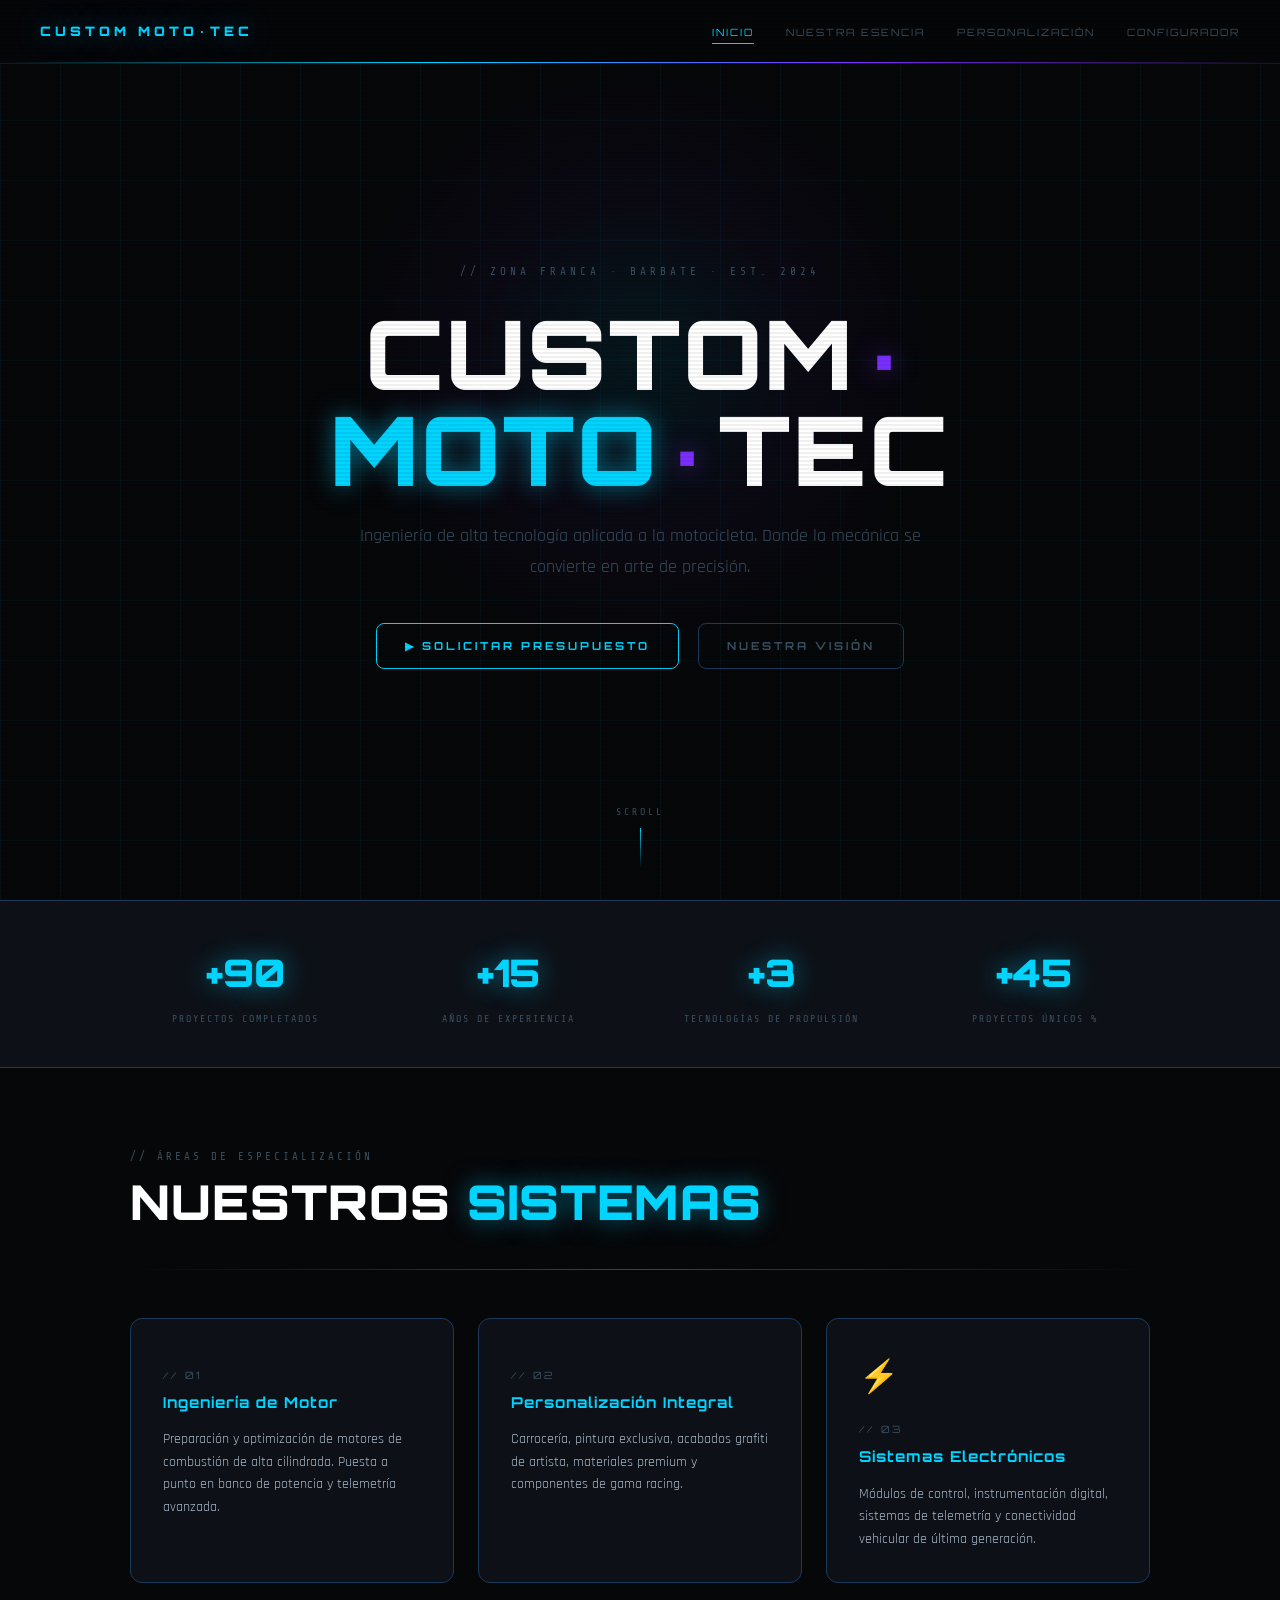
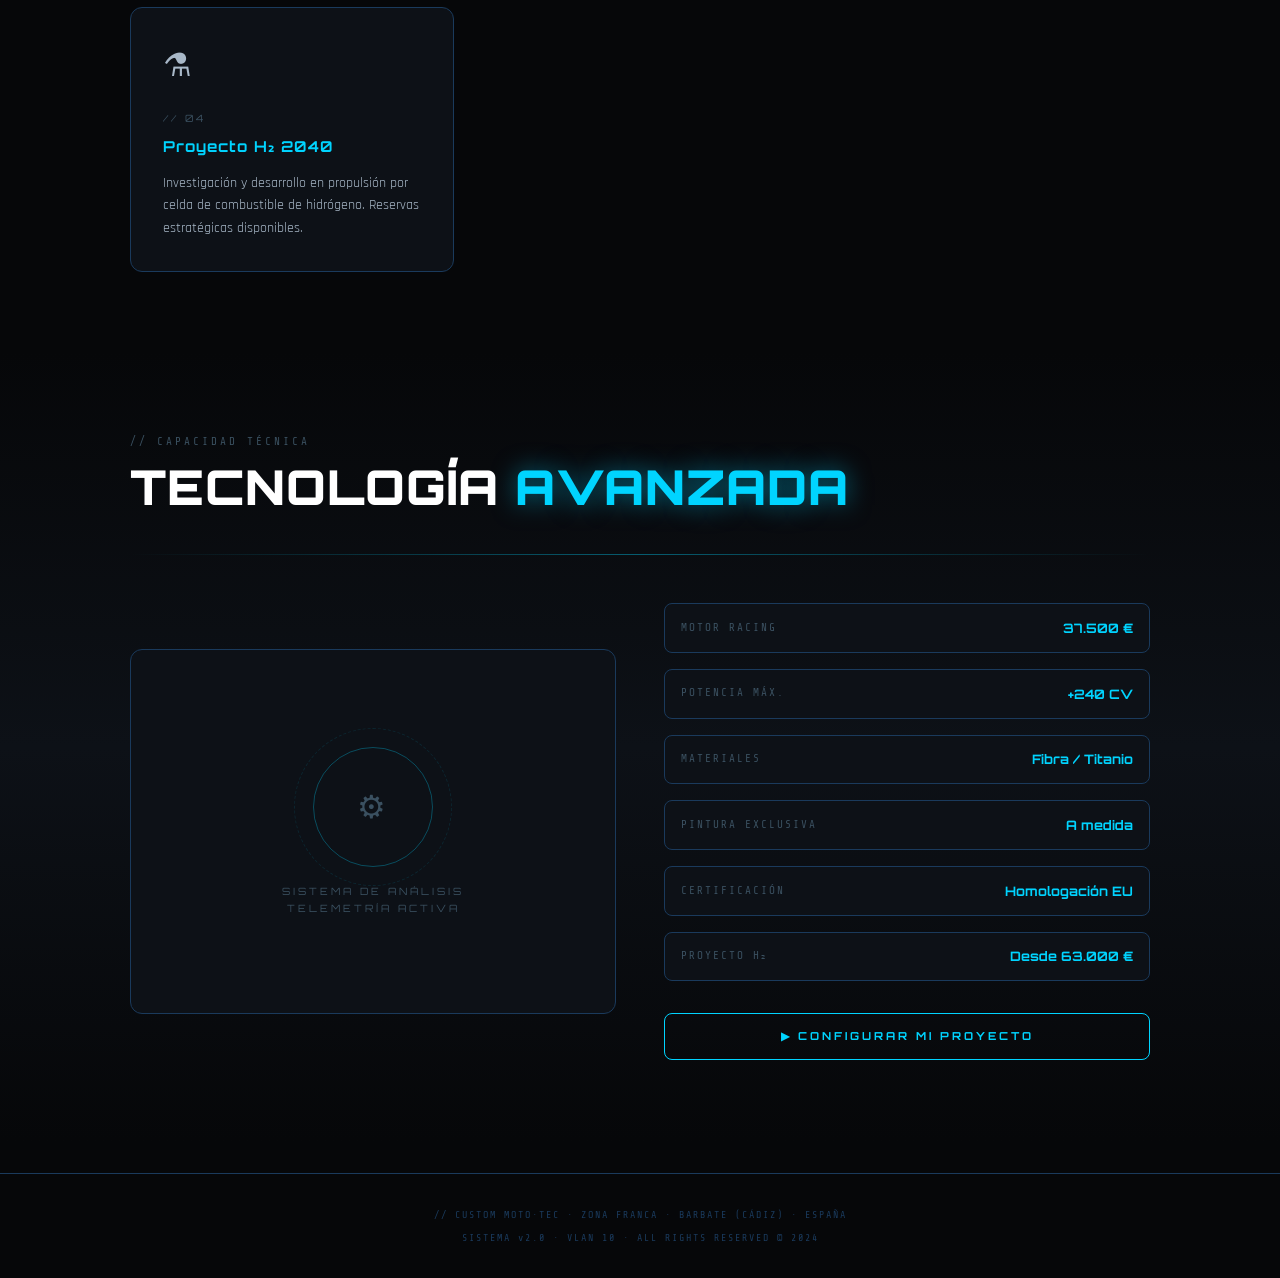
<file: custom-moto-tec-render/index.html>
<!DOCTYPE html>
<html lang="es">
<head>
<meta charset="UTF-8">
<meta name="viewport" content="width=device-width, initial-scale=1.0">
<title>Custom Moto-Tec · Inicio</title>
<link href="https://fonts.googleapis.com/css2?family=Orbitron:wght@400;600;700;900&family=Rajdhani:wght@300;400;500;600;700&family=Share+Tech+Mono&display=swap" rel="stylesheet">
<link rel="stylesheet" href="css/global.css">
<link rel="stylesheet" href="css/inicio.css">
</head>
<body>
<nav class="cmt-nav">
  <span class="cmt-nav-logo">CUSTOM MOTO·TEC</span>
  <ul class="cmt-nav-links" id="nav-links">
    <li><a href="index.html" class="active">Inicio</a></li>
    <li><a href="esencia.html">Nuestra Esencia</a></li>
    <li><a href="personalizacion.html">Personalización</a></li>
    <li><a href="configurador.html">Configurador</a></li>
  </ul>
  <div class="nav-hamburger" id="hamburger" onclick="toggleNav()">
    <span></span><span></span><span></span>
  </div>
</nav>

<section class="hero">
  <div class="hero-grid"></div>
  <div class="hero-glow"></div>
  <p class="hero-eyebrow">// Zona Franca · Barbate · Est. 2024</p>
  <h1 class="hero-title">
    CUSTOM<span class="dot">·</span><br>
    <span class="blue">MOTO</span><span class="dot">·</span>TEC
  </h1>
  <p class="hero-sub">Ingeniería de alta tecnología aplicada a la motocicleta. Donde la mecánica se convierte en arte de precisión.</p>
  <div class="hero-cta-row">
    <a href="configurador.html" class="cmt-btn cmt-btn-primary">▶ Solicitar Presupuesto</a>
    <a href="esencia.html" class="cmt-btn cmt-btn-ghost">Nuestra Visión</a>
  </div>
  <div class="hero-scroll">SCROLL</div>
</section>

<div class="stats-bg">
  <div class="stats-strip">
    <div class="stat-item">
      <span class="stat-num" data-target="200">0</span>
      <span class="stat-label">Proyectos Completados</span>
    </div>
    <div class="stat-item">
      <span class="stat-num" data-target="15">0</span>
      <span class="stat-label">Años de Experiencia</span>
    </div>
    <div class="stat-item">
      <span class="stat-num" data-target="3">0</span>
      <span class="stat-label">Tecnologías de Propulsión</span>
    </div>
    <div class="stat-item">
      <span class="stat-num" data-target="100">0</span>
      <span class="stat-label">Proyectos Únicos %</span>
    </div>
  </div>
</div>

<div class="cmt-section">
  <p class="cmt-eyebrow">// Áreas de Especialización</p>
  <h2 class="cmt-heading">NUESTROS <span class="blue">SISTEMAS</span></h2>
  <div class="cmt-line"></div>
  <div class="service-grid">
    <div class="service-card">
      <span class="svc-icon"></span>
      <p class="svc-num">// 01</p>
      <p class="svc-title">Ingeniería de Motor</p>
      <p class="svc-desc">Preparación y optimización de motores de combustión de alta cilindrada. Puesta a punto en banco de potencia y telemetría avanzada.</p>
    </div>
    <div class="service-card">
      <span class="svc-icon"></span>
      <p class="svc-num">// 02</p>
      <p class="svc-title">Personalización Integral</p>
      <p class="svc-desc">Carrocería, pintura exclusiva, acabados grafiti de artista, materiales premium y componentes de gama racing.</p>
    </div>
    <div class="service-card">
      <span class="svc-icon">⚡</span>
      <p class="svc-num">// 03</p>
      <p class="svc-title">Sistemas Electrónicos</p>
      <p class="svc-desc">Módulos de control, instrumentación digital, sistemas de telemetría y conectividad vehicular de última generación.</p>
    </div>
    <div class="service-card">
      <span class="svc-icon">⚗</span>
      <p class="svc-num">// 04</p>
      <p class="svc-title">Proyecto H₂ 2040</p>
      <p class="svc-desc">Investigación y desarrollo en propulsión por celda de combustible de hidrógeno. Reservas estratégicas disponibles.</p>
    </div>
  </div>
</div>

<div class="tech-bg">
  <div class="cmt-section">
    <p class="cmt-eyebrow">// Capacidad Técnica</p>
    <h2 class="cmt-heading">TECNOLOGÍA <span class="blue">AVANZADA</span></h2>
    <div class="cmt-line"></div>
    <div class="tech-row">
      <div class="tech-visual">
        <div class="tech-visual-inner">
          <div class="tech-circle">
            <span class="tech-circle-inner">⚙</span>
          </div>
          <p>SISTEMA DE ANÁLISIS</p>
          <p>TELEMETRÍA ACTIVA</p>
        </div>
      </div>
      <div class="tech-specs">
        <div class="spec-row"><span class="spec-key">Motor Racing</span><span class="spec-val">37.500 €</span></div>
        <div class="spec-row"><span class="spec-key">Potencia máx.</span><span class="spec-val">+240 CV</span></div>
        <div class="spec-row"><span class="spec-key">Materiales</span><span class="spec-val">Fibra / Titanio</span></div>
        <div class="spec-row"><span class="spec-key">Pintura exclusiva</span><span class="spec-val">A medida</span></div>
        <div class="spec-row"><span class="spec-key">Certificación</span><span class="spec-val">Homologación EU</span></div>
        <div class="spec-row"><span class="spec-key">Proyecto H₂</span><span class="spec-val">Desde 63.000 €</span></div>
        <a href="configurador.html" class="cmt-btn cmt-btn-primary cmt-btn-block" style="margin-top:1rem">▶ Configurar Mi Proyecto</a>
      </div>
    </div>
  </div>
</div>

<footer class="cmt-footer">
  <p>// CUSTOM MOTO·TEC · ZONA FRANCA · BARBATE (CÁDIZ) · ESPAÑA</p>
  <p>SISTEMA v2.0 · VLAN 10 · ALL RIGHTS RESERVED © 2024</p>
</footer>

<script src="js/global.js"></script>
<script src="js/inicio.js"></script>
</body>
</html>
</file>
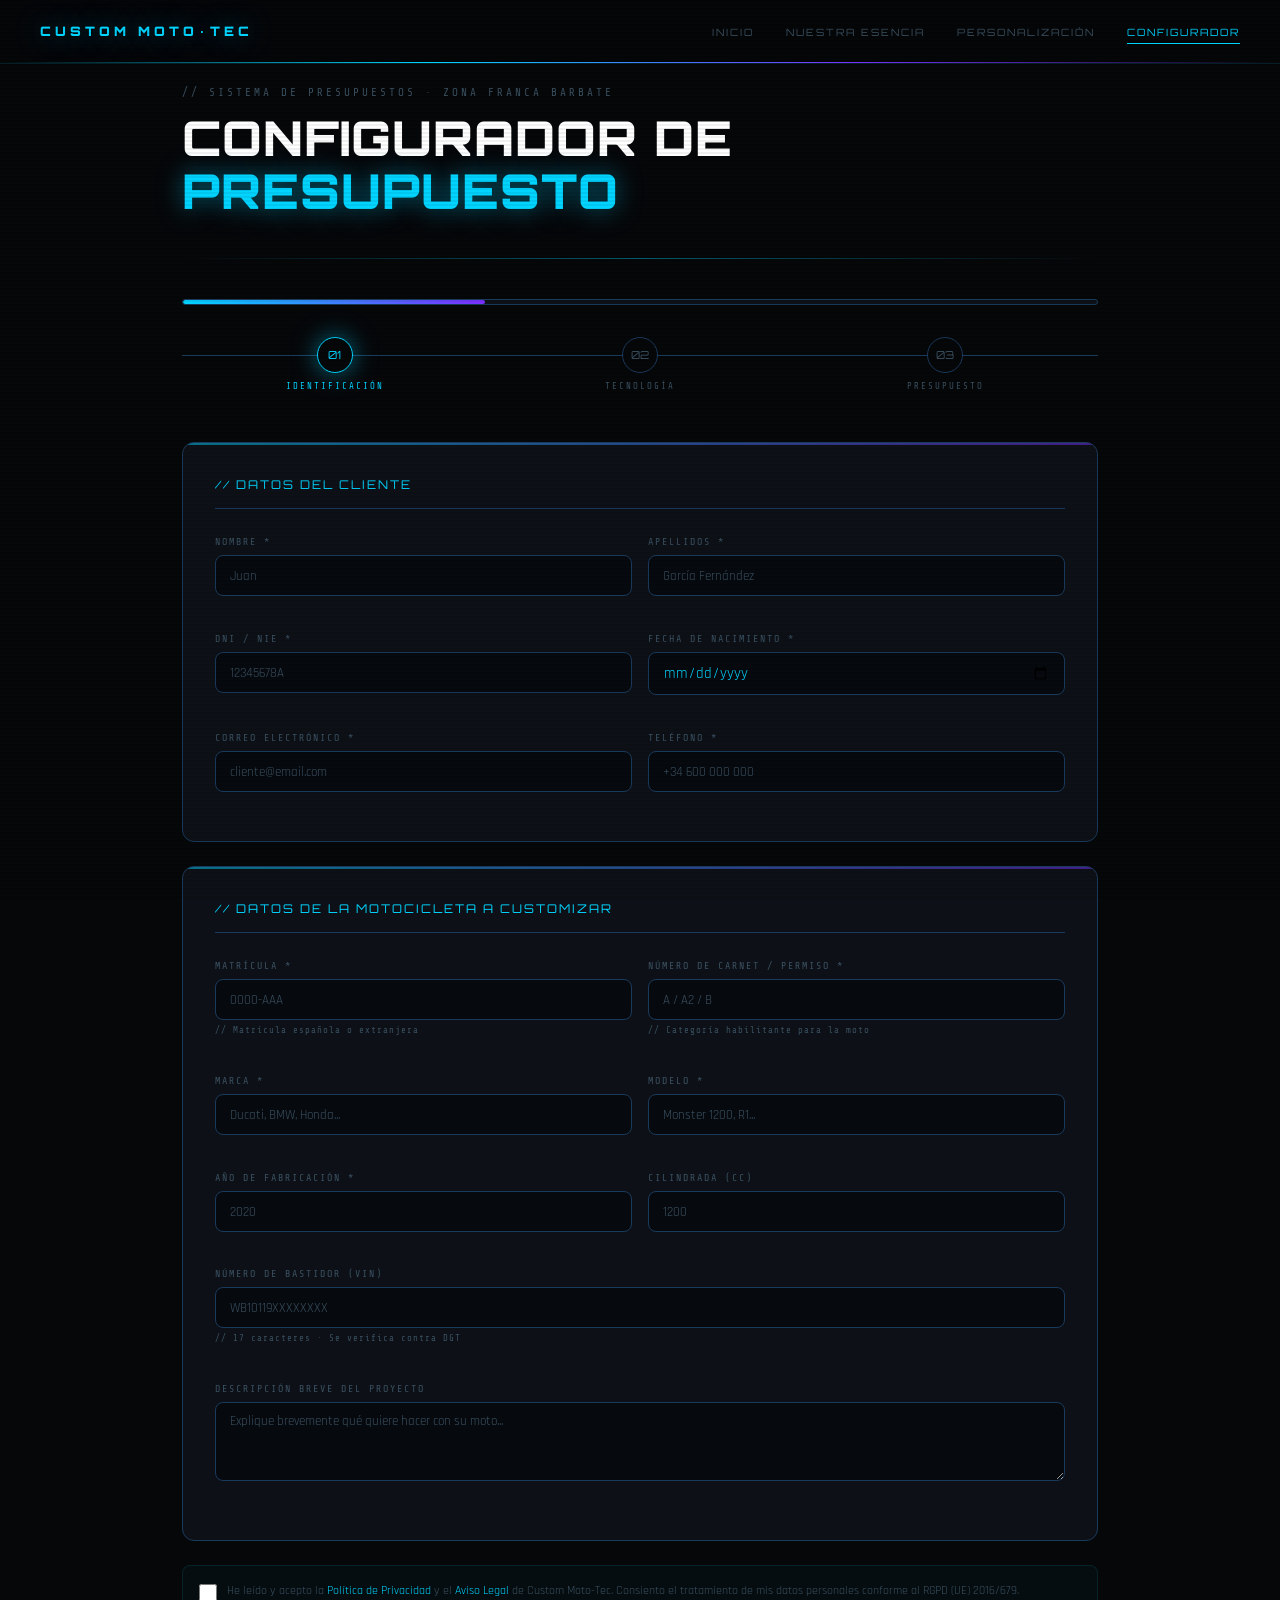
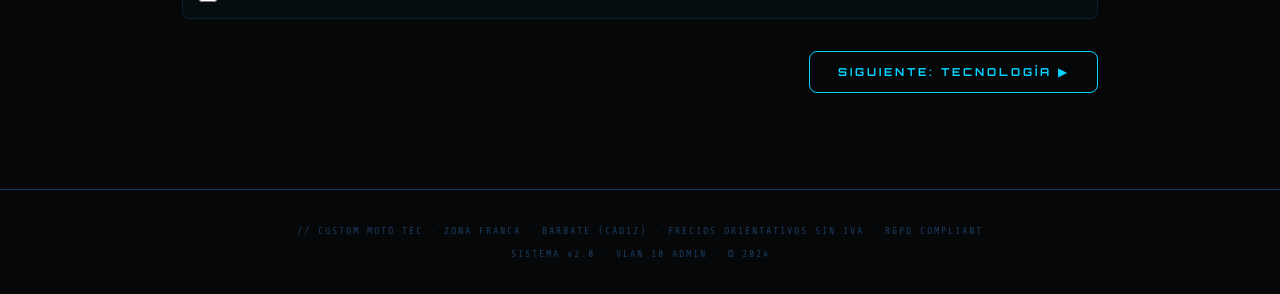
<file: custom-moto-tec-render/configurador.html>
<!DOCTYPE html>
<html lang="es">
<head>
<meta charset="UTF-8">
<meta name="viewport" content="width=device-width, initial-scale=1.0">
<title>Configurador de Presupuesto · Custom Moto-Tec</title>
<link href="https://fonts.googleapis.com/css2?family=Orbitron:wght@400;600;700;900&family=Rajdhani:wght@300;400;500;600;700&family=Share+Tech+Mono&display=swap" rel="stylesheet">
<link rel="stylesheet" href="css/global.css">
<link rel="stylesheet" href="css/configurador.css">
</head>
<body>
<nav class="cmt-nav">
  <span class="cmt-nav-logo">CUSTOM MOTO·TEC</span>
  <ul class="cmt-nav-links" id="nav-links">
    <li><a href="index.html">Inicio</a></li>
    <li><a href="esencia.html">Nuestra Esencia</a></li>
    <li><a href="personalizacion.html">Personalización</a></li>
    <li><a href="configurador.html" class="active">Configurador</a></li>
  </ul>
  <div class="nav-hamburger" id="hamburger" onclick="toggleNav()">
    <span></span><span></span><span></span>
  </div>
</nav>

<div class="cfg-wrap">
  <p class="cmt-eyebrow">// Sistema de Presupuestos · Zona Franca Barbate</p>
  <h1 class="cmt-heading">CONFIGURADOR DE <span class="blue">PRESUPUESTO</span></h1>
  <div class="cmt-line"></div>

  <div class="progress-bar-wrap">
    <div class="progress-bar-fill" id="progress-fill" style="width:33%"></div>
  </div>

  <div class="stepper">
    <div class="step-item active" id="step-ind-1"><div class="step-dot">01</div><div class="step-label">Identificación</div></div>
    <div class="step-item" id="step-ind-2"><div class="step-dot">02</div><div class="step-label">Tecnología</div></div>
    <div class="step-item" id="step-ind-3"><div class="step-dot">03</div><div class="step-label">Presupuesto</div></div>
  </div>

  <!-- PASO 1 -->
  <div class="step-panel active" id="panel-step-1">
    <div class="form-block">
      <p class="form-block-title">// Datos del Cliente</p>
      <div class="form-grid">
        <div class="cmt-form-group"><label class="cmt-form-label">Nombre *</label><input class="cmt-form-input" id="f-nombre" type="text" placeholder="Juan"></div>
        <div class="cmt-form-group"><label class="cmt-form-label">Apellidos *</label><input class="cmt-form-input" id="f-apellidos" type="text" placeholder="García Fernández"></div>
        <div class="cmt-form-group"><label class="cmt-form-label">DNI / NIE *</label><input class="cmt-form-input" id="f-dni" type="text" placeholder="12345678A" maxlength="10"></div>
        <div class="cmt-form-group"><label class="cmt-form-label">Fecha de Nacimiento *</label><input class="cmt-form-input" id="f-nacimiento" type="date"></div>
        <div class="cmt-form-group"><label class="cmt-form-label">Correo Electrónico *</label><input class="cmt-form-input" id="f-email" type="email" placeholder="cliente@email.com"></div>
        <div class="cmt-form-group"><label class="cmt-form-label">Teléfono *</label><input class="cmt-form-input" id="f-telefono" type="tel" placeholder="+34 600 000 000"></div>
      </div>
    </div>

    <div class="form-block">
      <p class="form-block-title">// Datos de la Motocicleta a Customizar</p>
      <div class="form-grid">
        <div class="cmt-form-group"><label class="cmt-form-label">Matrícula *</label><input class="cmt-form-input" id="f-matricula" type="text" placeholder="0000-AAA" maxlength="10" style="text-transform:uppercase"><span class="cmt-form-note">// Matrícula española o extranjera</span></div>
        <div class="cmt-form-group"><label class="cmt-form-label">Número de Carnet / Permiso *</label><input class="cmt-form-input" id="f-carnet" type="text" placeholder="A / A2 / B" maxlength="20"><span class="cmt-form-note">// Categoría habilitante para la moto</span></div>
        <div class="cmt-form-group"><label class="cmt-form-label">Marca *</label><input class="cmt-form-input" id="f-marca" type="text" placeholder="Ducati, BMW, Honda..."></div>
        <div class="cmt-form-group"><label class="cmt-form-label">Modelo *</label><input class="cmt-form-input" id="f-modelo" type="text" placeholder="Monster 1200, R1..."></div>
        <div class="cmt-form-group"><label class="cmt-form-label">Año de Fabricación *</label><input class="cmt-form-input" id="f-anio" type="number" placeholder="2020" min="1950" max="2030"></div>
        <div class="cmt-form-group"><label class="cmt-form-label">Cilindrada (cc)</label><input class="cmt-form-input" id="f-cc" type="number" placeholder="1200" min="50" max="3000"></div>
        <div class="cmt-form-group" style="grid-column:1/-1"><label class="cmt-form-label">Número de Bastidor (VIN)</label><input class="cmt-form-input" id="f-vin" type="text" placeholder="WB10119XXXXXXXX" maxlength="20" style="text-transform:uppercase"><span class="cmt-form-note">// 17 caracteres · Se verifica contra DGT</span></div>
        <div class="cmt-form-group" style="grid-column:1/-1"><label class="cmt-form-label">Descripción breve del proyecto</label><textarea class="cmt-form-input" id="f-desc" rows="3" style="resize:vertical" placeholder="Explique brevemente qué quiere hacer con su moto..."></textarea></div>
      </div>
    </div>

    <div class="rgpd-row">
      <input type="checkbox" id="rgpd-check" style="width:18px;height:18px;flex-shrink:0;margin-top:2px;accent-color:var(--c-blue);cursor:pointer">
      <p class="rgpd-text">He leído y acepto la <a href="#">Política de Privacidad</a> y el <a href="#">Aviso Legal</a> de Custom Moto-Tec. Consiento el tratamiento de mis datos personales conforme al RGPD (UE) 2016/679.</p>
    </div>

    <div class="step-nav">
      <span></span>
      <button class="cmt-btn cmt-btn-primary" onclick="goStep(2)">Siguiente: Tecnología ▶</button>
    </div>
  </div>

  <!-- PASO 2 -->
  <div class="step-panel" id="panel-step-2">
    <div class="form-block">
      <p class="form-block-title">// Seleccione Tecnología de Propulsión</p>
      <div class="motor-grid">
        <div class="motor-card" id="mc-a" onclick="selectMotor('A')">
          <span class="mc-icon"></span>
          <p class="mc-title">Combustión Racing</p>
          <p class="mc-desc">Motor de competición de alta cilindrada. Puesta a punto en banco de potencia. Homologación europea incluida. Disponibilidad inmediata.</p>
          <p class="mc-price" id="mc-price-a">37.500 €</p>
          <div class="mc-select-ring" id="mc-ring-a">◯</div>
        </div>
        <div class="motor-card" id="mc-b" onclick="selectMotor('B')">
          <span class="mc-lock"> Planes a Futuro</span>
          <span class="mc-icon">⚗</span>
          <p class="mc-title">Proyecto Hidrógeno 2040</p>
          <p class="mc-desc">Propulsión por celda de combustible H₂. Reserva estratégica. Su solicitud accede a la VLAN 10 de administración.</p>
          <p class="mc-price mc-price-locked">63.000 €</p>
          <div class="mc-select-ring" id="mc-ring-b">◯</div>
        </div>
      </div>
      <div id="extras-preview" class="extras-preview" style="display:none">
        <p class="extras-preview-title">// Extras importados de Personalización</p>
        <div id="extras-list"></div>
      </div>
    </div>
    <div class="step-nav">
      <button class="cmt-btn cmt-btn-ghost" onclick="goStep(1)">◀ Volver</button>
      <button class="cmt-btn cmt-btn-primary" onclick="goStep(3)">Calcular Presupuesto ▶</button>
    </div>
  </div>

  <!-- PASO 3 -->
  <div class="step-panel" id="panel-step-3">
    <div class="budget-display" id="budget-display">
      <p class="budget-label">// Presupuesto Generado · Custom Moto-Tec</p>
      <p class="budget-client" id="b-client"></p>
      <p class="budget-moto"   id="b-moto"></p>
      <div class="budget-breakdown" id="b-breakdown"></div>
      <p class="budget-total-label">Presupuesto Total Estimado</p>
      <p class="budget-total" id="b-total"></p>
      <div class="budget-vlan" id="b-vlan">⚠ Plan Estratégico Seleccionado · Su solicitud ha sido registrada y será enviada directamente a la VLAN 10 de administración para evaluación confidencial por el equipo de I+D.</div>
      <p class="budget-ref" id="b-ref"></p>
    </div>
    <div class="step-nav" style="margin-top:1.5rem">
      <button class="cmt-btn cmt-btn-ghost" onclick="goStep(2)">◀ Modificar</button>
      <button class="cmt-btn cmt-btn-green" onclick="enviarPresupuesto()">▶ Enviar Solicitud</button>
    </div>
    <div id="sent-msg" class="sent-msg" style="display:none">
      <p class="sent-title">✓ SOLICITUD REGISTRADA</p>
      <p class="sent-desc">Su presupuesto ha sido enviado al equipo de Custom Moto-Tec. Recibirá confirmación en su correo en menos de 24 horas.</p>
    </div>
    <div style="text-align:center;margin-top:1.5rem">
      <button class="cmt-btn cmt-btn-ghost" onclick="reiniciar()">Nuevo Presupuesto</button>
    </div>
  </div>
</div>

<footer class="cmt-footer">
  <p>// CUSTOM MOTO·TEC · ZONA FRANCA · BARBATE (CÁDIZ) · PRECIOS ORIENTATIVOS SIN IVA · RGPD COMPLIANT</p>
  <p>SISTEMA v2.0 · VLAN 10 ADMIN · © 2024</p>
</footer>

<script src="js/global.js"></script>
<script src="js/configurador.js"></script>
</body>
</html>
</file>
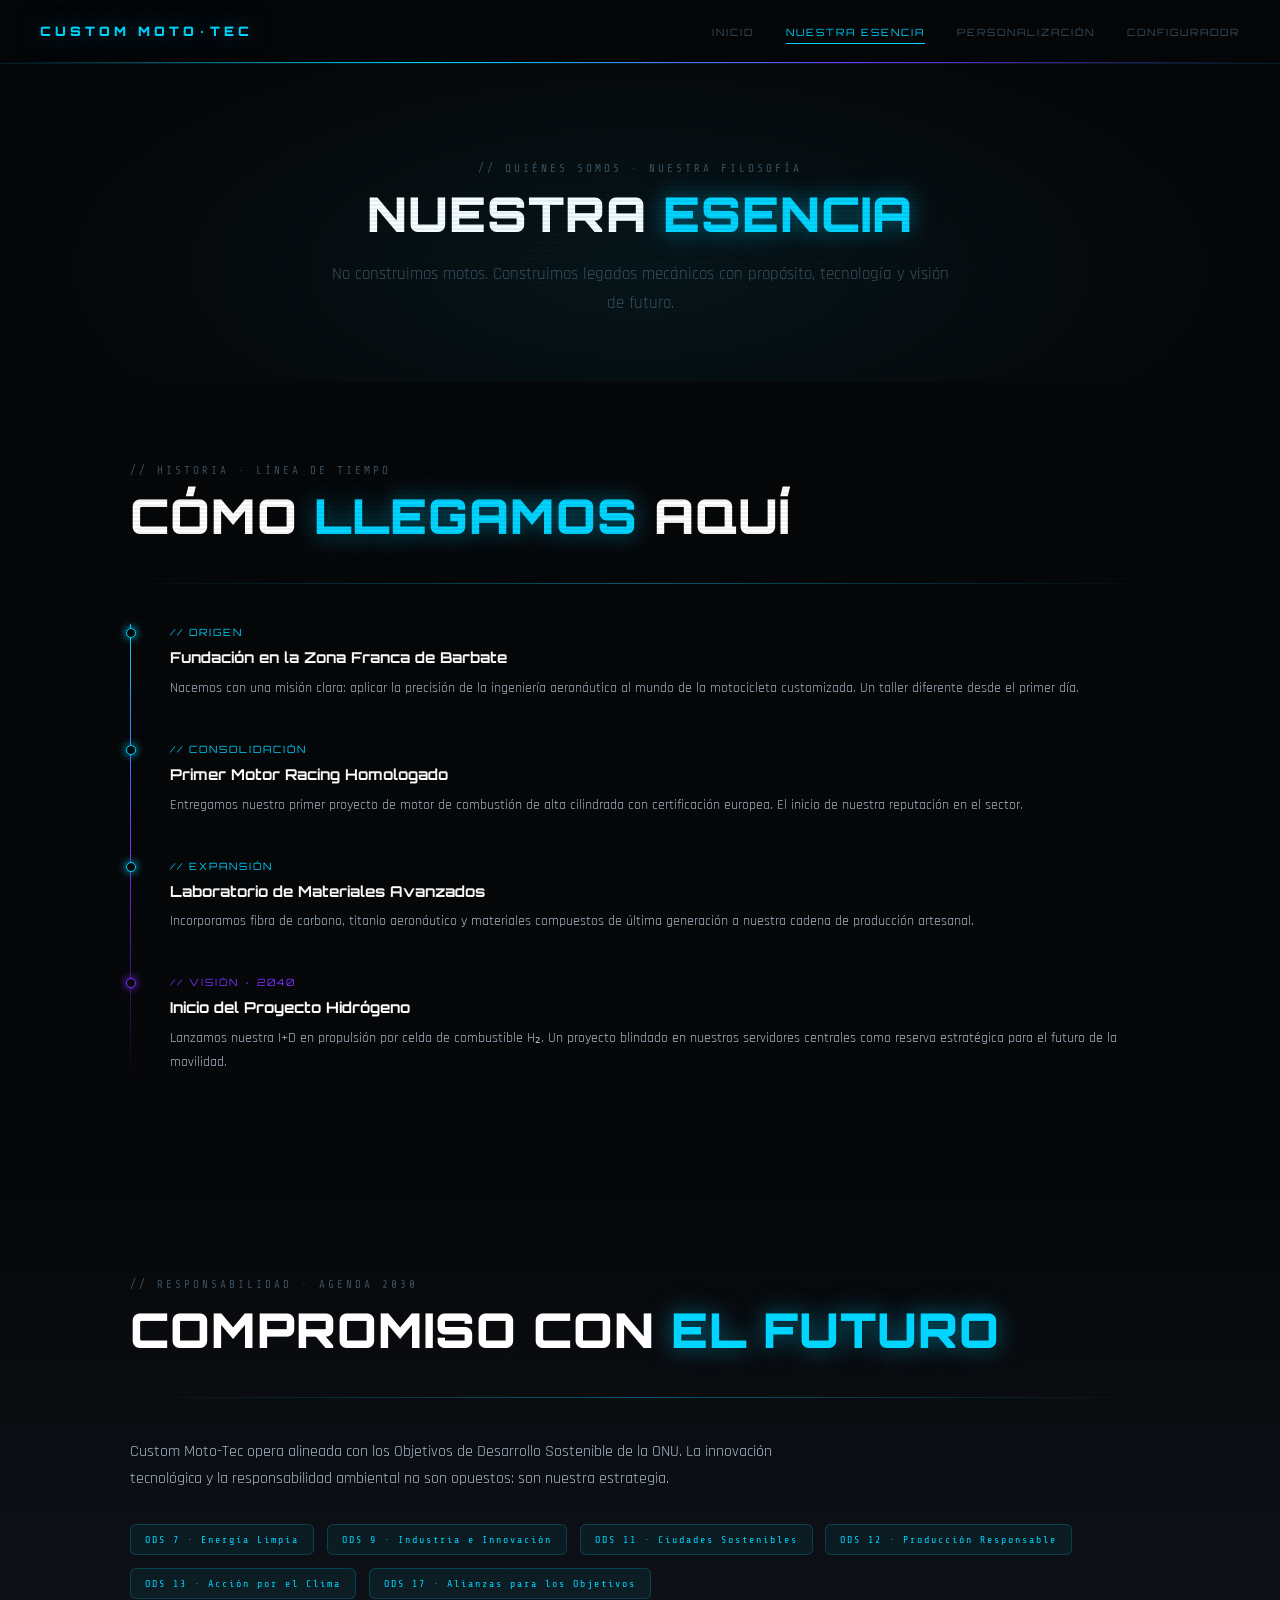
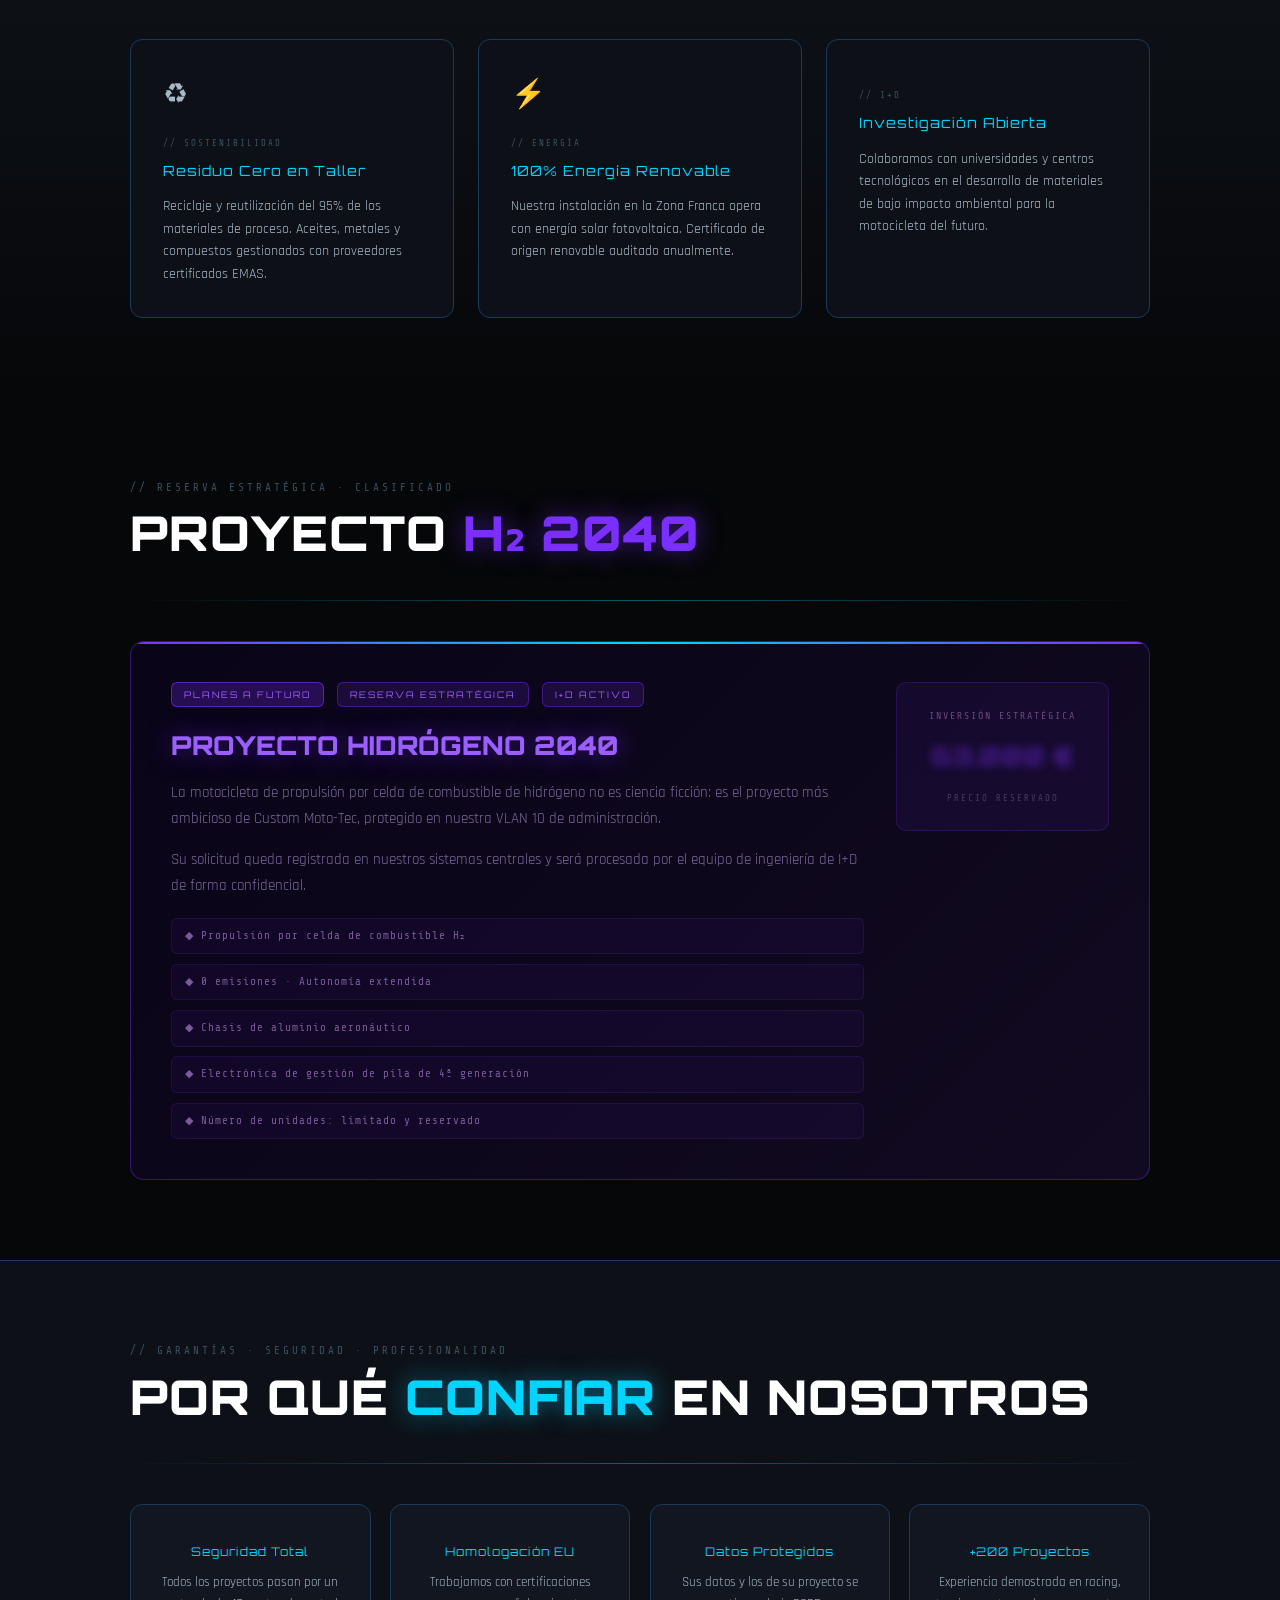
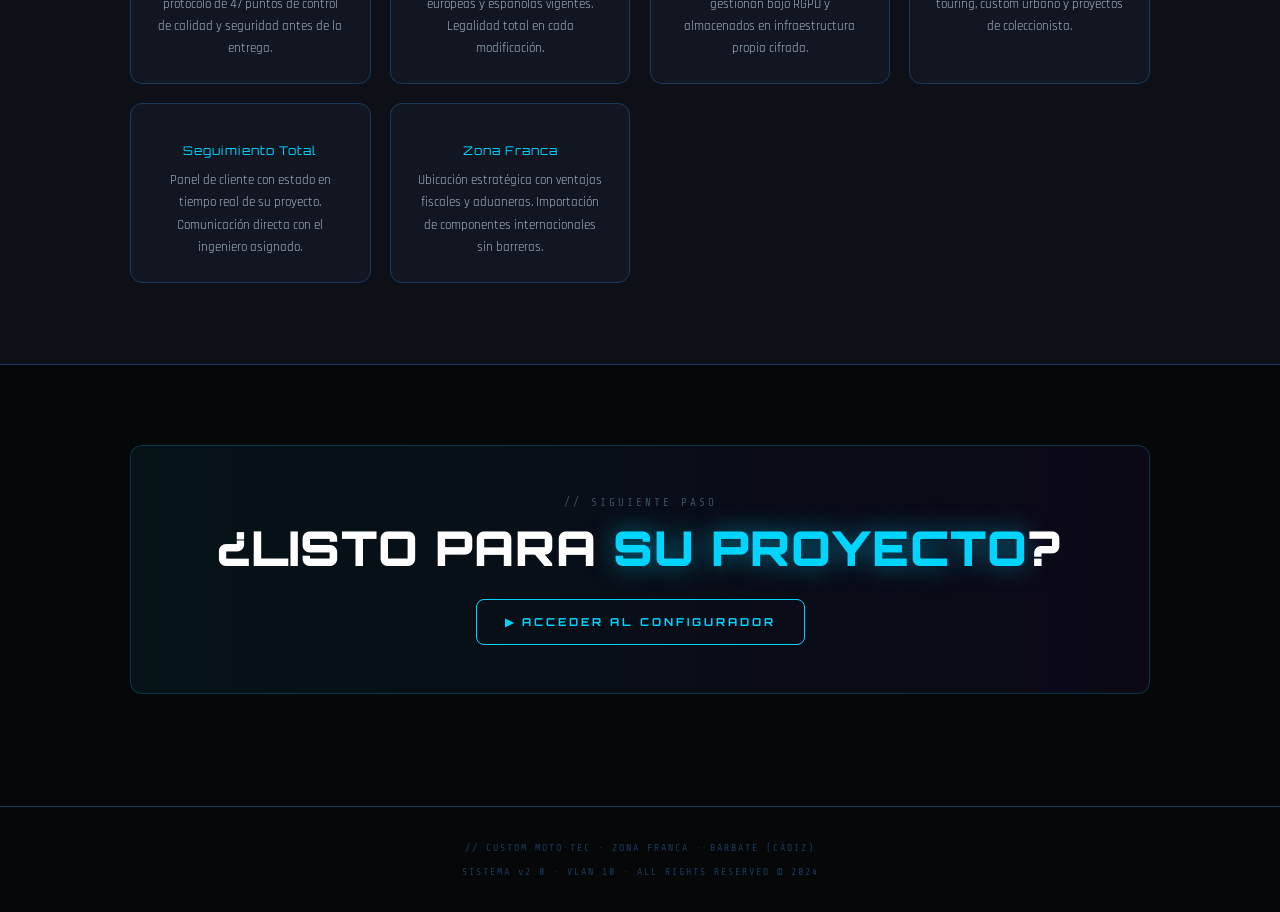
<file: custom-moto-tec-render/esencia.html>
<!DOCTYPE html>
<html lang="es">
<head>
<meta charset="UTF-8">
<meta name="viewport" content="width=device-width, initial-scale=1.0">
<title>Nuestra Esencia · Custom Moto-Tec</title>
<link href="https://fonts.googleapis.com/css2?family=Orbitron:wght@400;600;700;900&family=Rajdhani:wght@300;400;500;600;700&family=Share+Tech+Mono&display=swap" rel="stylesheet">
<link rel="stylesheet" href="css/global.css">
<link rel="stylesheet" href="css/esencia.css">
</head>
<body>
<nav class="cmt-nav">
  <span class="cmt-nav-logo">CUSTOM MOTO·TEC</span>
  <ul class="cmt-nav-links" id="nav-links">
    <li><a href="index.html">Inicio</a></li>
    <li><a href="esencia.html" class="active">Nuestra Esencia</a></li>
    <li><a href="personalizacion.html">Personalización</a></li>
    <li><a href="configurador.html">Configurador</a></li>
  </ul>
  <div class="nav-hamburger" id="hamburger" onclick="toggleNav()">
    <span></span><span></span><span></span>
  </div>
</nav>

<div class="page-hero">
  <div class="page-hero-bg"></div>
  <p class="cmt-eyebrow">// Quiénes Somos · Nuestra Filosofía</p>
  <h1 class="cmt-heading">NUESTRA <span class="blue">ESENCIA</span></h1>
  <p class="page-desc">No construimos motos. Construimos legados mecánicos con propósito, tecnología y visión de futuro.</p>
</div>

<div class="cmt-section">
  <p class="cmt-eyebrow">// Historia · Línea de Tiempo</p>
  <h2 class="cmt-heading">CÓMO <span class="blue">LLEGAMOS</span> AQUÍ</h2>
  <div class="cmt-line"></div>
  <div class="timeline">
    <div class="tl-item">
      <span class="tl-dot"></span>
      <p class="tl-year">// ORIGEN</p>
      <p class="tl-title">Fundación en la Zona Franca de Barbate</p>
      <p class="tl-desc">Nacemos con una misión clara: aplicar la precisión de la ingeniería aeronáutica al mundo de la motocicleta customizada. Un taller diferente desde el primer día.</p>
    </div>
    <div class="tl-item">
      <span class="tl-dot"></span>
      <p class="tl-year">// CONSOLIDACIÓN</p>
      <p class="tl-title">Primer Motor Racing Homologado</p>
      <p class="tl-desc">Entregamos nuestro primer proyecto de motor de combustión de alta cilindrada con certificación europea. El inicio de nuestra reputación en el sector.</p>
    </div>
    <div class="tl-item">
      <span class="tl-dot"></span>
      <p class="tl-year">// EXPANSIÓN</p>
      <p class="tl-title">Laboratorio de Materiales Avanzados</p>
      <p class="tl-desc">Incorporamos fibra de carbono, titanio aeronáutico y materiales compuestos de última generación a nuestra cadena de producción artesanal.</p>
    </div>
    <div class="tl-item tl-violet">
      <span class="tl-dot tl-dot-v"></span>
      <p class="tl-year tl-year-v">// VISIÓN · 2040</p>
      <p class="tl-title">Inicio del Proyecto Hidrógeno</p>
      <p class="tl-desc">Lanzamos nuestra I+D en propulsión por celda de combustible H₂. Un proyecto blindado en nuestros servidores centrales como reserva estratégica para el futuro de la movilidad.</p>
    </div>
  </div>
</div>

<div class="agenda-bg">
  <div class="cmt-section">
    <p class="cmt-eyebrow">// Responsabilidad · Agenda 2030</p>
    <h2 class="cmt-heading">COMPROMISO CON <span class="blue">EL FUTURO</span></h2>
    <div class="cmt-line"></div>
    <p class="agenda-intro">Custom Moto-Tec opera alineada con los Objetivos de Desarrollo Sostenible de la ONU. La innovación tecnológica y la responsabilidad ambiental no son opuestos: son nuestra estrategia.</p>
    <div class="ods-grid">
      <span class="ods-pill">ODS 7 · Energía Limpia</span>
      <span class="ods-pill">ODS 9 · Industria e Innovación</span>
      <span class="ods-pill">ODS 11 · Ciudades Sostenibles</span>
      <span class="ods-pill">ODS 12 · Producción Responsable</span>
      <span class="ods-pill">ODS 13 · Acción por el Clima</span>
      <span class="ods-pill">ODS 17 · Alianzas para los Objetivos</span>
    </div>
    <div class="commit-grid">
      <div class="commit-card">
        <span class="cc-icon">♻</span>
        <p class="cc-badge">// Sostenibilidad</p>
        <p class="cc-title">Residuo Cero en Taller</p>
        <p class="cc-desc">Reciclaje y reutilización del 95% de los materiales de proceso. Aceites, metales y compuestos gestionados con proveedores certificados EMAS.</p>
      </div>
      <div class="commit-card">
        <span class="cc-icon">⚡</span>
        <p class="cc-badge">// Energía</p>
        <p class="cc-title">100% Energía Renovable</p>
        <p class="cc-desc">Nuestra instalación en la Zona Franca opera con energía solar fotovoltaica. Certificado de origen renovable auditado anualmente.</p>
      </div>
      <div class="commit-card">
        <span class="cc-icon"></span>
        <p class="cc-badge">// I+D</p>
        <p class="cc-title">Investigación Abierta</p>
        <p class="cc-desc">Colaboramos con universidades y centros tecnológicos en el desarrollo de materiales de bajo impacto ambiental para la motocicleta del futuro.</p>
      </div>
    </div>
  </div>
</div>

<div class="cmt-section">
  <p class="cmt-eyebrow">// Reserva Estratégica · Clasificado</p>
  <h2 class="cmt-heading">PROYECTO <span class="vio">H₂ 2040</span></h2>
  <div class="cmt-line"></div>
  <div class="h2-card">
    <div class="h2-card-grid">
      <div>
        <div class="h2-badge-row">
          <span class="h2-badge h2-badge-lock"> Planes a Futuro</span>
          <span class="h2-badge">Reserva Estratégica</span>
          <span class="h2-badge">I+D Activo</span>
        </div>
        <h3 class="h2-title">PROYECTO HIDRÓGENO 2040</h3>
        <p class="h2-desc">La motocicleta de propulsión por celda de combustible de hidrógeno no es ciencia ficción: es el proyecto más ambicioso de Custom Moto-Tec, protegido en nuestra VLAN 10 de administración.</p>
        <p class="h2-desc" style="margin-top:1rem">Su solicitud queda registrada en nuestros sistemas centrales y será procesada por el equipo de ingeniería de I+D de forma confidencial.</p>
        <div class="h2-features">
          <span class="h2-feat">Propulsión por celda de combustible H₂</span>
          <span class="h2-feat">0 emisiones · Autonomía extendida</span>
          <span class="h2-feat">Chasis de aluminio aeronáutico</span>
          <span class="h2-feat">Electrónica de gestión de pila de 4ª generación</span>
          <span class="h2-feat">Número de unidades: limitado y reservado</span>
        </div>
      </div>
      <div class="h2-price-wrap">
        <p class="h2-price-label">Inversión Estratégica</p>
        <p class="h2-price">63.000 €</p>
        <div class="h2-lock-anim"></div>
        <p class="h2-price-sub">Precio reservado</p>
      </div>
    </div>
  </div>
</div>

<div class="why-bg">
  <div class="cmt-section">
    <p class="cmt-eyebrow">// Garantías · Seguridad · Profesionalidad</p>
    <h2 class="cmt-heading">POR QUÉ <span class="blue">CONFIAR</span> EN NOSOTROS</h2>
    <div class="cmt-line"></div>
    <div class="why-grid">
      <div class="why-card"><span class="why-icon"></span><p class="why-title">Seguridad Total</p><p class="why-desc">Todos los proyectos pasan por un protocolo de 47 puntos de control de calidad y seguridad antes de la entrega.</p></div>
      <div class="why-card"><span class="why-icon"></span><p class="why-title">Homologación EU</p><p class="why-desc">Trabajamos con certificaciones europeas y españolas vigentes. Legalidad total en cada modificación.</p></div>
      <div class="why-card"><span class="why-icon"></span><p class="why-title">Datos Protegidos</p><p class="why-desc">Sus datos y los de su proyecto se gestionan bajo RGPD y almacenados en infraestructura propia cifrada.</p></div>
      <div class="why-card"><span class="why-icon"></span><p class="why-title">+200 Proyectos</p><p class="why-desc">Experiencia demostrada en racing, touring, custom urbano y proyectos de coleccionista.</p></div>
      <div class="why-card"><span class="why-icon"></span><p class="why-title">Seguimiento Total</p><p class="why-desc">Panel de cliente con estado en tiempo real de su proyecto. Comunicación directa con el ingeniero asignado.</p></div>
      <div class="why-card"><span class="why-icon"></span><p class="why-title">Zona Franca</p><p class="why-desc">Ubicación estratégica con ventajas fiscales y aduaneras. Importación de componentes internacionales sin barreras.</p></div>
    </div>
  </div>
</div>

<div class="cmt-section">
  <div class="cta-banner">
    <p class="cmt-eyebrow" style="text-align:center">// Siguiente Paso</p>
    <h3 class="cmt-heading" style="text-align:center;margin-bottom:1.5rem">¿LISTO PARA <span class="blue">SU PROYECTO</span>?</h3>
    <a href="configurador.html" class="cmt-btn cmt-btn-primary">▶ Acceder al Configurador</a>
  </div>
</div>

<footer class="cmt-footer">
  <p>// CUSTOM MOTO·TEC · ZONA FRANCA · BARBATE (CÁDIZ)</p>
  <p>SISTEMA v2.0 · VLAN 10 · ALL RIGHTS RESERVED © 2024</p>
</footer>

<script src="js/global.js"></script>
</body>
</html>
</file>
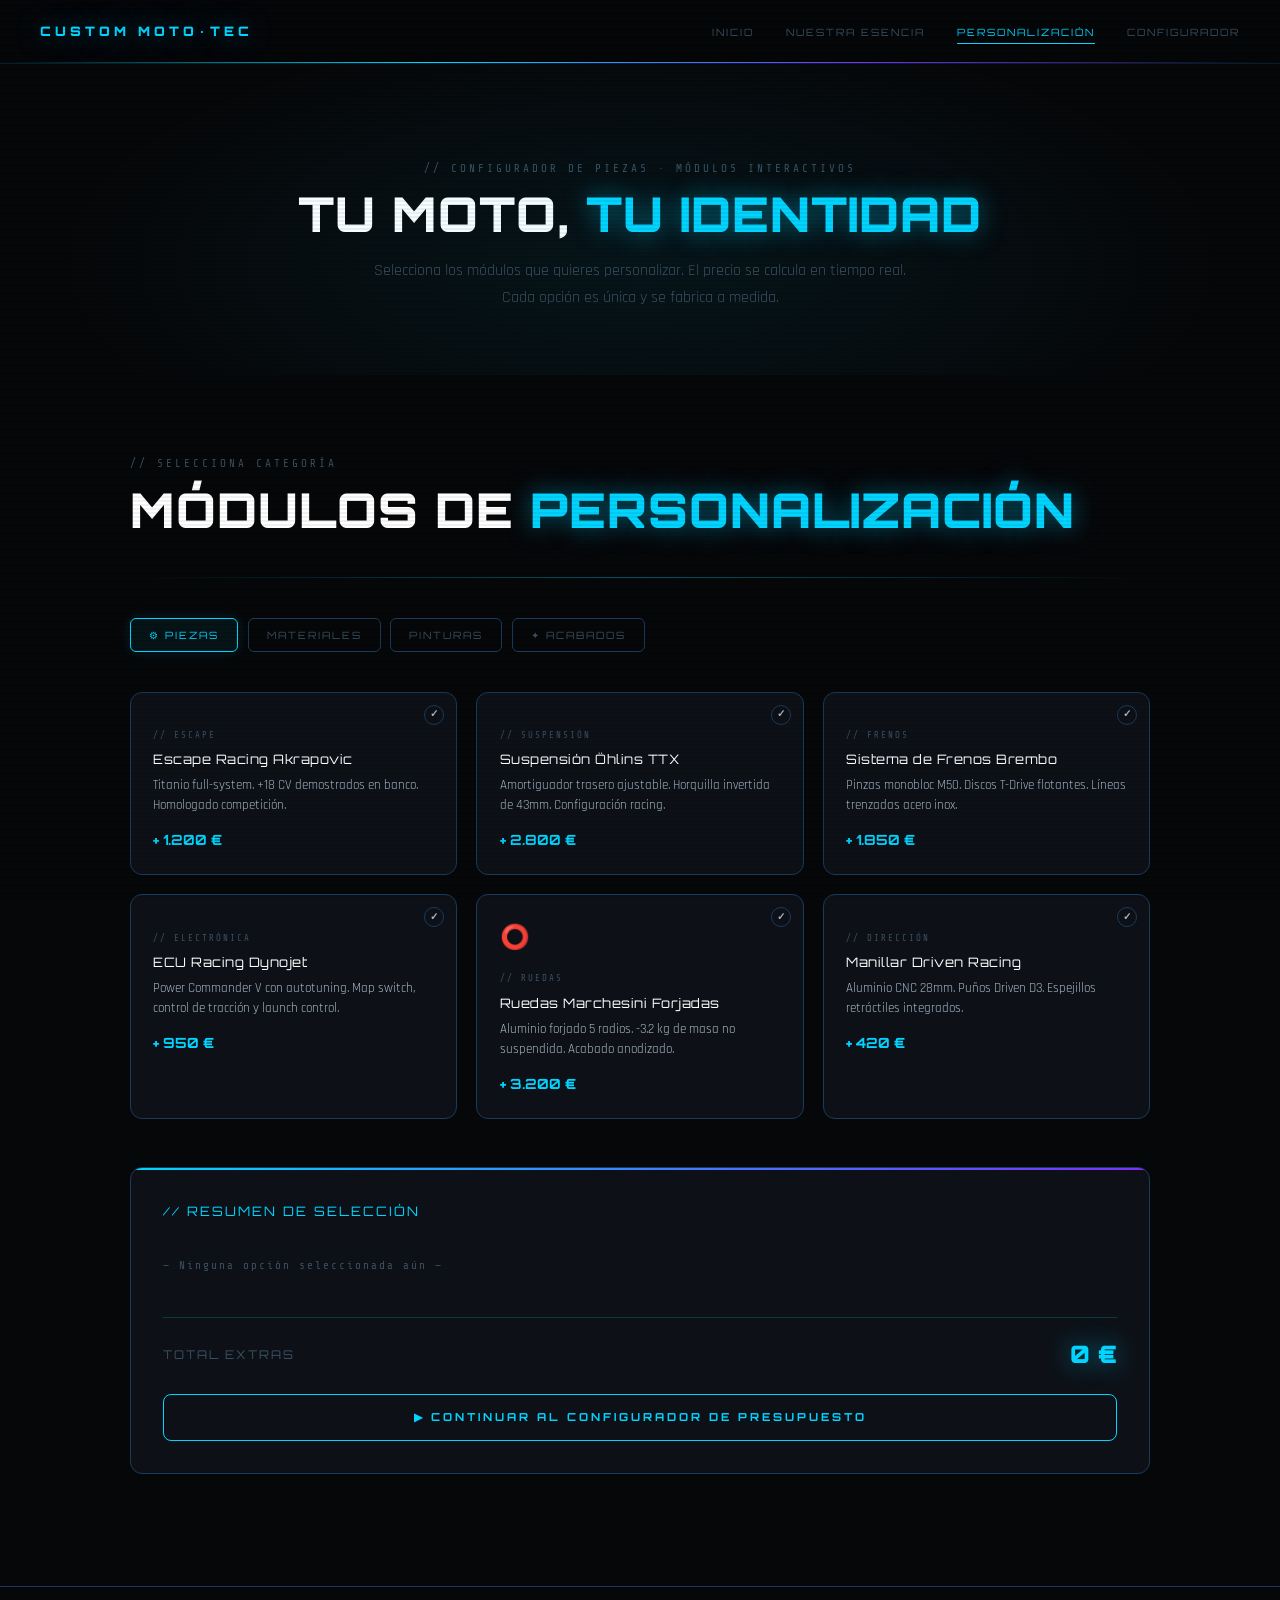
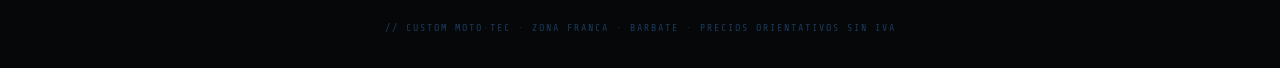
<file: custom-moto-tec-render/personalizacion.html>
<!DOCTYPE html>
<html lang="es">
<head>
<meta charset="UTF-8">
<meta name="viewport" content="width=device-width, initial-scale=1.0">
<title>Personalización · Custom Moto-Tec</title>
<link href="https://fonts.googleapis.com/css2?family=Orbitron:wght@400;600;700;900&family=Rajdhani:wght@300;400;500;600;700&family=Share+Tech+Mono&display=swap" rel="stylesheet">
<link rel="stylesheet" href="css/global.css">
<link rel="stylesheet" href="css/personalizacion.css">
</head>
<body>
<nav class="cmt-nav">
  <span class="cmt-nav-logo">CUSTOM MOTO·TEC</span>
  <ul class="cmt-nav-links" id="nav-links">
    <li><a href="index.html">Inicio</a></li>
    <li><a href="esencia.html">Nuestra Esencia</a></li>
    <li><a href="personalizacion.html" class="active">Personalización</a></li>
    <li><a href="configurador.html">Configurador</a></li>
  </ul>
  <div class="nav-hamburger" id="hamburger" onclick="toggleNav()">
    <span></span><span></span><span></span>
  </div>
</nav>

<div class="page-hero">
  <p class="cmt-eyebrow">// Configurador de Piezas · Módulos Interactivos</p>
  <h1 class="cmt-heading">TU MOTO, <span class="blue">TU IDENTIDAD</span></h1>
  <p class="page-desc">Selecciona los módulos que quieres personalizar. El precio se calcula en tiempo real. Cada opción es única y se fabrica a medida.</p>
</div>

<div class="cmt-section">
  <p class="cmt-eyebrow">// Selecciona Categoría</p>
  <h2 class="cmt-heading">MÓDULOS DE <span class="blue">PERSONALIZACIÓN</span></h2>
  <div class="cmt-line"></div>

  <div class="cat-tabs">
    <button class="cat-tab active" onclick="showCat('piezas', this)">⚙ Piezas</button>
    <button class="cat-tab" onclick="showCat('materiales', this)"> Materiales</button>
    <button class="cat-tab" onclick="showCat('pinturas', this)"> Pinturas</button>
    <button class="cat-tab" onclick="showCat('acabados', this)">✦ Acabados</button>
  </div>

  <div class="options-panel active" id="panel-piezas">
    <div class="opt-card" onclick="toggleOpt(this,'Escape Racing Akrapovic',1200)"><span class="opt-check">✓</span><span class="opt-icon"></span><p class="opt-cat">// Escape</p><p class="opt-name">Escape Racing Akrapovic</p><p class="opt-desc">Titanio full-system. +18 CV demostrados en banco. Homologado competición.</p><p class="opt-price">+ 1.200 €</p></div>
    <div class="opt-card" onclick="toggleOpt(this,'Suspensión Öhlins TTX',2800)"><span class="opt-check">✓</span><span class="opt-icon"></span><p class="opt-cat">// Suspensión</p><p class="opt-name">Suspensión Öhlins TTX</p><p class="opt-desc">Amortiguador trasero ajustable. Horquilla invertida de 43mm. Configuración racing.</p><p class="opt-price">+ 2.800 €</p></div>
    <div class="opt-card" onclick="toggleOpt(this,'Sistema de Frenos Brembo',1850)"><span class="opt-check">✓</span><span class="opt-icon"></span><p class="opt-cat">// Frenos</p><p class="opt-name">Sistema de Frenos Brembo</p><p class="opt-desc">Pinzas monobloc M50. Discos T-Drive flotantes. Líneas trenzadas acero inox.</p><p class="opt-price">+ 1.850 €</p></div>
    <div class="opt-card" onclick="toggleOpt(this,'ECU Racing Dynojet',950)"><span class="opt-check">✓</span><span class="opt-icon"></span><p class="opt-cat">// Electrónica</p><p class="opt-name">ECU Racing Dynojet</p><p class="opt-desc">Power Commander V con autotuning. Map switch, control de tracción y launch control.</p><p class="opt-price">+ 950 €</p></div>
    <div class="opt-card" onclick="toggleOpt(this,'Ruedas Marchesini Forjadas',3200)"><span class="opt-check">✓</span><span class="opt-icon">⭕</span><p class="opt-cat">// Ruedas</p><p class="opt-name">Ruedas Marchesini Forjadas</p><p class="opt-desc">Aluminio forjado 5 radios. -3.2 kg de masa no suspendida. Acabado anodizado.</p><p class="opt-price">+ 3.200 €</p></div>
    <div class="opt-card" onclick="toggleOpt(this,'Manillar Driven Racing',420)"><span class="opt-check">✓</span><span class="opt-icon"></span><p class="opt-cat">// Dirección</p><p class="opt-name">Manillar Driven Racing</p><p class="opt-desc">Aluminio CNC 28mm. Puños Driven D3. Espejillos retráctiles integrados.</p><p class="opt-price">+ 420 €</p></div>
  </div>

  <div class="options-panel" id="panel-materiales">
    <div class="opt-card" onclick="toggleOpt(this,'Fibra de Carbono 3K',2400)"><span class="opt-check">✓</span><span class="opt-icon"></span><p class="opt-cat">// Composites</p><p class="opt-name">Fibra de Carbono 3K</p><p class="opt-desc">Carenado completo en fibra 3K twill prepreg. -8 kg respecto al original.</p><p class="opt-price">+ 2.400 €</p></div>
    <div class="opt-card" onclick="toggleOpt(this,'Titanio Aeronáutico Gr5',1900)"><span class="opt-check">✓</span><span class="opt-icon">⚙</span><p class="opt-cat">// Metales</p><p class="opt-name">Titanio Aeronáutico Gr5</p><p class="opt-desc">Tornillería, soportes y componentes de chasis en Ti6Al4V. Resistencia máxima, peso mínimo.</p><p class="opt-price">+ 1.900 €</p></div>
    <div class="opt-card" onclick="toggleOpt(this,'Cuero Italiano Sella Royal',780)"><span class="opt-check">✓</span><span class="opt-icon"></span><p class="opt-cat">// Tapicería</p><p class="opt-name">Cuero Italiano Sella Royal</p><p class="opt-desc">Asiento a medida con cuero full-grain curtido vegetal. Bordado personalizado disponible.</p><p class="opt-price">+ 780 €</p></div>
    <div class="opt-card" onclick="toggleOpt(this,'Kevlar Reforzado Aramida',1600)"><span class="opt-check">✓</span><span class="opt-icon"></span><p class="opt-cat">// Alta Resistencia</p><p class="opt-name">Kevlar Reforzado Aramida</p><p class="opt-desc">Protecciones y depósito en tejido Kevlar. Estética industrial única.</p><p class="opt-price">+ 1.600 €</p></div>
    <div class="opt-card" onclick="toggleOpt(this,'Aluminio Anodizado 7075',1100)"><span class="opt-check">✓</span><span class="opt-icon"></span><p class="opt-cat">// Chasis</p><p class="opt-name">Aluminio Anodizado 7075</p><p class="opt-desc">Subchasis y soportes en aleación 7075-T6 mecanizados CNC. Anodizado a color a elección.</p><p class="opt-price">+ 1.100 €</p></div>
  </div>

  <div class="options-panel" id="panel-pinturas">
    <div class="opt-card" onclick="toggleOpt(this,'Pintura Bicapa Candy',1800)"><span class="opt-check">✓</span><span class="opt-icon"></span><p class="opt-cat">// Efecto Premium</p><p class="opt-name">Pintura Bicapa Candy</p><p class="opt-desc">Efecto profundidad con base metálica y capa candy translúcida. Más de 40 colores.</p><p class="opt-price">+ 1.800 €</p></div>
    <div class="opt-card" onclick="toggleOpt(this,'Cromo Líquido Chrome-Tech',2200)"><span class="opt-check">✓</span><span class="opt-icon"></span><p class="opt-cat">// Efecto Espejo</p><p class="opt-name">Cromo Líquido Chrome-Tech</p><p class="opt-desc">Acabado tipo espejo sin galvanizado. Aplicación sobre cualquier superficie. Protección UV.</p><p class="opt-price">+ 2.200 €</p></div>
    <div class="opt-card" onclick="toggleOpt(this,'Camaleón Termocrómico',2900)"><span class="opt-check">✓</span><span class="opt-icon"></span><p class="opt-cat">// Efecto Variable</p><p class="opt-name">Camaleón Termocrómico</p><p class="opt-desc">Pigmento que cambia de color según la temperatura. Espectáculo visual garantizado.</p><p class="opt-price">+ 2.900 €</p></div>
    <div class="opt-card" onclick="toggleOpt(this,'Fosforescente UV Night Rider',1400)"><span class="opt-check">✓</span><span class="opt-icon"></span><p class="opt-cat">// Efecto Noche</p><p class="opt-name">Fosforescente UV Night Rider</p><p class="opt-desc">Pigmentos que brillan en la oscuridad. Ideal para pistas nocturnas.</p><p class="opt-price">+ 1.400 €</p></div>
    <div class="opt-card" onclick="toggleOpt(this,'Mate Satinado Premium',1100)"><span class="opt-check">✓</span><span class="opt-icon">⬛</span><p class="opt-cat">// Clásico Moderno</p><p class="opt-name">Mate Satinado Premium</p><p class="opt-desc">Acabado mate con protector nanocerámico. Textura sedosa. Elegancia de alta gama.</p><p class="opt-price">+ 1.100 €</p></div>
  </div>

  <div class="options-panel" id="panel-acabados">
    <div class="opt-card" onclick="toggleOpt(this,'Grafiti Artístico de Autor',3500)"><span class="opt-check">✓</span><span class="opt-icon"></span><p class="opt-cat">// Arte Urbano</p><p class="opt-name">Grafiti Artístico de Autor</p><p class="opt-desc">Diseño único pintado a mano por artista internacional. Certificado de autenticidad incluido.</p><p class="opt-price">+ 3.500 €</p></div>
    <div class="opt-card" onclick="toggleOpt(this,'Stencil Militar Tech',1600)"><span class="opt-check">✓</span><span class="opt-icon"></span><p class="opt-cat">// Estética Táctica</p><p class="opt-name">Stencil Militar Tech</p><p class="opt-desc">Plantillas militares con tipografía táctica. Camuflaje digital o clásico.</p><p class="opt-price">+ 1.600 €</p></div>
    <div class="opt-card" onclick="toggleOpt(this,'Airbrush Biomecánico',2800)"><span class="opt-check">✓</span><span class="opt-icon"></span><p class="opt-cat">// Cyberpunk</p><p class="opt-name">Airbrush Biomecánico</p><p class="opt-desc">Engranajes, circuitos y anatomía mecánica. Inspiración H.R. Giger. Hiperfotorrealismo.</p><p class="opt-price">+ 2.800 €</p></div>
    <div class="opt-card" onclick="toggleOpt(this,'Número de Carrera Oficial',380)"><span class="opt-check">✓</span><span class="opt-icon"></span><p class="opt-cat">// Racing Identity</p><p class="opt-name">Número de Carrera Oficial</p><p class="opt-desc">Dorsal a elección en panel de cola y lateral. Reglamentario FIM.</p><p class="opt-price">+ 380 €</p></div>
    <div class="opt-card" onclick="toggleOpt(this,'Logos Patrocinadores Premium',650)"><span class="opt-check">✓</span><span class="opt-icon"></span><p class="opt-cat">// Branding</p><p class="opt-name">Logos Patrocinadores Premium</p><p class="opt-desc">Posicionamiento de logos en vinil impreso UV de alta resolución.</p><p class="opt-price">+ 650 €</p></div>
  </div>

  <div class="summary-wrap">
    <p class="summary-header">// Resumen de Selección</p>
    <ul class="summary-list" id="summary-list">
      <li class="summary-empty">— Ninguna opción seleccionada aún —</li>
    </ul>
    <div class="summary-total">
      <span class="summary-total-label">Total Extras</span>
      <span class="summary-total-price" id="summary-total">0 €</span>
    </div>
    <a href="configurador.html" class="cmt-btn cmt-btn-primary cmt-btn-block" style="margin-top:1.2rem">▶ Continuar al Configurador de Presupuesto</a>
  </div>
</div>

<footer class="cmt-footer">
  <p>// CUSTOM MOTO·TEC · ZONA FRANCA · BARBATE · PRECIOS ORIENTATIVOS SIN IVA</p>
</footer>

<script src="js/global.js"></script>
<script src="js/personalizacion.js"></script>
</body>
</html>
</file>
<file: custom-moto-tec-render/css/global.css>
@import url('https://fonts.googleapis.com/css2?family=Orbitron:wght@400;600;700;900&family=Rajdhani:wght@300;400;500;600;700&family=Share+Tech+Mono&display=swap');

:root {
  --c-black:   #060709;
  --c-dark:    #0a0c10;
  --c-panel:   #0d1117;
  --c-panel2:  #111620;
  --c-blue:    #00d4ff;
  --c-violet:  #7b2fff;
  --c-silver:  #a8b8c8;
  --c-dim:     #3a5060;
  --c-muted:   #1a3a5c;
  --c-green:   #00ff88;
  --font-hud:  'Orbitron', monospace;
  --font-body: 'Rajdhani', sans-serif;
  --font-mono: 'Share Tech Mono', monospace;
  --glow-b:    0 0 24px rgba(0,212,255,.5);
  --glow-v:    0 0 24px rgba(123,47,255,.5);
  --glow-g:    0 0 20px rgba(0,255,136,.4);
  --radius:    8px;
  --radius-lg: 12px;
}

*, *::before, *::after { box-sizing: border-box; margin: 0; padding: 0; }
html { scroll-behavior: smooth; }
body {
  background: var(--c-black);
  color: var(--c-silver);
  font-family: var(--font-body);
  font-size: 16px;
  line-height: 1.7;
  overflow-x: hidden;
  cursor: crosshair;
}
a { color: var(--c-blue); text-decoration: none; transition: color .2s; }
a:hover { color: #fff; }

body::after {
  content: '';
  position: fixed;
  inset: 0;
  background: repeating-linear-gradient(
    0deg, transparent, transparent 2px,
    rgba(0,0,0,.06) 2px, rgba(0,0,0,.06) 4px
  );
  pointer-events: none;
  z-index: 9999;
}

/* ── NAVEGACIÓN ── */
.cmt-nav {
  position: fixed;
  top: 0; left: 0; right: 0;
  z-index: 1000;
  background: rgba(6,7,9,.93);
  backdrop-filter: blur(14px);
  border-bottom: 1px solid rgba(0,212,255,.12);
  display: flex;
  align-items: center;
  justify-content: space-between;
  padding: 0 2.5rem;
  height: 64px;
}
.cmt-nav::after {
  content: '';
  position: absolute;
  bottom: 0; left: 0; right: 0;
  height: 1px;
  background: linear-gradient(90deg, transparent, var(--c-blue), var(--c-violet), transparent);
}
.cmt-nav-logo {
  font-family: var(--font-hud);
  font-size: 13px;
  font-weight: 900;
  letter-spacing: 4px;
  color: var(--c-blue);
  text-shadow: var(--glow-b);
  white-space: nowrap;
}
.cmt-nav-links {
  display: flex;
  gap: 2rem;
  list-style: none;
}
.cmt-nav-links a {
  font-family: var(--font-hud);
  font-size: 10px;
  letter-spacing: 2px;
  color: var(--c-dim);
  text-transform: uppercase;
  padding: 4px 0;
  position: relative;
  transition: color .3s;
}
.cmt-nav-links a::after {
  content: '';
  position: absolute;
  bottom: -2px; left: 0; right: 100%;
  height: 1px;
  background: var(--c-blue);
  transition: right .3s;
}
.cmt-nav-links a:hover,
.cmt-nav-links a.active { color: var(--c-blue); }
.cmt-nav-links a:hover::after,
.cmt-nav-links a.active::after { right: 0; }

.nav-hamburger {
  display: none;
  flex-direction: column;
  gap: 5px;
  cursor: pointer;
  padding: 4px;
  z-index: 10;
}
.nav-hamburger span {
  display: block;
  width: 24px;
  height: 1px;
  background: var(--c-blue);
  transition: all .3s;
}

/* ── TIPOGRAFÍA COMÚN ── */
.cmt-eyebrow {
  font-family: var(--font-mono);
  font-size: 11px;
  letter-spacing: 3px;
  color: var(--c-dim);
  text-transform: uppercase;
  margin-bottom: .6rem;
}
.cmt-heading {
  font-family: var(--font-hud);
  font-size: clamp(24px, 4vw, 48px);
  font-weight: 900;
  color: #fff;
  line-height: 1.1;
  letter-spacing: 1px;
}
.cmt-heading .blue  { color: var(--c-blue);   text-shadow: var(--glow-b); }
.cmt-heading .vio   { color: var(--c-violet);  text-shadow: var(--glow-v); }
.cmt-heading .green { color: var(--c-green);   text-shadow: var(--glow-g); }

.cmt-line {
  height: 1px;
  background: linear-gradient(90deg, transparent, rgba(0,212,255,.4), transparent);
  margin: 2.5rem 0;
}

/* ── LAYOUT ── */
.cmt-section {
  padding: 5rem 2.5rem;
  max-width: 1100px;
  margin: 0 auto;
}

/* ── BOTONES ── */
.cmt-btn {
  display: inline-block;
  font-family: var(--font-hud);
  font-size: 11px;
  font-weight: 700;
  letter-spacing: 3px;
  text-transform: uppercase;
  padding: 13px 28px;
  border-radius: var(--radius);
  cursor: pointer;
  transition: all .3s;
  border: none;
  text-align: center;
}
.cmt-btn-primary {
  background: transparent;
  border: 1px solid var(--c-blue);
  color: var(--c-blue);
}
.cmt-btn-primary:hover {
  background: rgba(0,212,255,.08);
  box-shadow: var(--glow-b);
  color: #fff;
  letter-spacing: 4px;
}
.cmt-btn-ghost {
  background: transparent;
  border: 1px solid var(--c-muted);
  color: var(--c-dim);
}
.cmt-btn-ghost:hover { border-color: var(--c-silver); color: var(--c-silver); }
.cmt-btn-green {
  background: transparent;
  border: 1px solid var(--c-green);
  color: var(--c-green);
}
.cmt-btn-green:hover { background: rgba(0,255,136,.06); box-shadow: var(--glow-g); }
.cmt-btn-block { display: block; width: 100%; }

/* ── FORMULARIOS ── */
.cmt-form-group { margin-bottom: 1.1rem; }
.cmt-form-label {
  display: block;
  font-family: var(--font-mono);
  font-size: 10px;
  letter-spacing: 2px;
  color: var(--c-dim);
  text-transform: uppercase;
  margin-bottom: 5px;
}
.cmt-form-input,
.cmt-form-select,
.cmt-form-textarea {
  width: 100%;
  background: #060a0f;
  border: 1px solid var(--c-muted);
  border-radius: var(--radius);
  color: var(--c-blue);
  font-family: var(--font-body);
  font-size: 15px;
  padding: 10px 14px;
  outline: none;
  transition: border-color .3s, box-shadow .3s;
  appearance: none;
}
.cmt-form-input::placeholder { color: var(--c-dim); font-size: 13px; }
.cmt-form-input:focus,
.cmt-form-select:focus,
.cmt-cmt-form-textarea:focus {
  border-color: var(--c-blue);
  box-shadow: 0 0 12px rgba(0,212,255,.2);
}
.cmt-form-input.error { border-color: #ff4466; box-shadow: 0 0 8px rgba(255,68,102,.2); }
.cmt-form-note {
  font-family: var(--font-mono);
  font-size: 9px;
  letter-spacing: 1px;
  color: var(--c-dim);
  margin-top: 3px;
  display: block;
}

/* ── FOOTER ── */
.cmt-footer {
  border-top: 1px solid var(--c-muted);
  text-align: center;
  padding: 2rem;
  font-family: var(--font-mono);
  font-size: 10px;
  letter-spacing: 2px;
  color: var(--c-muted);
  margin-top: 2rem;
}
.cmt-footer p + p { margin-top: .4rem; }

/* ── ANIMACIONES ── */
@keyframes glowPulse {
  0%, 100% { opacity: .5; }
  50%       { opacity: 1;  }
}
@keyframes scanIn {
  from { opacity: 0; transform: translateY(20px); }
  to   { opacity: 1; transform: none; }
}
@keyframes spin {
  from { transform: rotate(0deg); }
  to   { transform: rotate(360deg); }
}
@keyframes fadeUp {
  from { opacity: 0; transform: translateY(10px); }
  to   { opacity: 1; transform: none; }
}

/* ── RESPONSIVE ── */
@media (max-width: 768px) {
  .cmt-nav { padding: 0 1.2rem; }
  .cmt-nav-links {
    display: none;
    flex-direction: column;
    position: absolute;
    top: 64px; left: 0; right: 0;
    background: rgba(6,7,9,.97);
    padding: 1.5rem;
    gap: 1.2rem;
    border-bottom: 1px solid var(--c-muted);
  }
  .cmt-nav-links.open { display: flex; }
  .nav-hamburger { display: flex; }
  .cmt-section { padding: 3rem 1.2rem; }
}
</file>
<file: custom-moto-tec-render/css/inicio.css>
/* HERO */
.hero {
  min-height: 100vh;
  display: flex;
  flex-direction: column;
  align-items: center;
  justify-content: center;
  text-align: center;
  padding: 6rem 2rem 4rem;
  position: relative;
  overflow: hidden;
}
.hero-grid {
  position: absolute; inset: 0;
  background-image:
    linear-gradient(rgba(0,212,255,.04) 1px, transparent 1px),
    linear-gradient(90deg, rgba(0,212,255,.04) 1px, transparent 1px);
  background-size: 60px 60px;
  animation: gridShift 20s linear infinite;
}
@keyframes gridShift {
  from { background-position: 0 0; }
  to   { background-position: 60px 60px; }
}
.hero-glow {
  position: absolute;
  top: 40%; left: 50%;
  transform: translate(-50%, -50%);
  width: 600px; height: 600px;
  background: radial-gradient(circle, rgba(0,212,255,.08) 0%, rgba(123,47,255,.04) 40%, transparent 70%);
  animation: glowPulse 4s ease-in-out infinite;
  pointer-events: none;
}
.hero-eyebrow {
  font-family: var(--font-mono);
  font-size: 11px;
  letter-spacing: 4px;
  color: var(--c-dim);
  text-transform: uppercase;
  margin-bottom: 1.5rem;
  animation: scanIn .8s ease both;
  position: relative; z-index: 1;
}
.hero-title {
  font-family: var(--font-hud);
  font-size: clamp(40px, 8vw, 96px);
  font-weight: 900;
  color: #fff;
  letter-spacing: 2px;
  line-height: 1;
  animation: scanIn .8s .1s ease both;
  position: relative; z-index: 1;
}
.hero-title .blue { color: var(--c-blue); text-shadow: var(--glow-b); }
.hero-title .dot  { color: var(--c-violet); text-shadow: var(--glow-v); }
.hero-sub {
  font-size: 18px;
  color: var(--c-dim);
  max-width: 580px;
  margin: 1.5rem auto 0;
  animation: scanIn .8s .2s ease both;
  position: relative; z-index: 1;
}
.hero-cta-row {
  display: flex;
  gap: 1.2rem;
  justify-content: center;
  flex-wrap: wrap;
  margin-top: 2.5rem;
  animation: scanIn .8s .3s ease both;
  position: relative; z-index: 1;
}
.hero-scroll {
  position: absolute;
  bottom: 2rem; left: 50%;
  transform: translateX(-50%);
  font-family: var(--font-mono);
  font-size: 10px;
  letter-spacing: 3px;
  color: var(--c-dim);
  display: flex;
  flex-direction: column;
  align-items: center;
  gap: 8px;
  animation: glowPulse 2s ease-in-out infinite;
  z-index: 1;
}
.hero-scroll::after {
  content: '';
  width: 1px; height: 40px;
  background: linear-gradient(var(--c-blue), transparent);
}

/* STATS */
.stats-bg {
  background: var(--c-panel);
  border-top: 1px solid var(--c-muted);
  border-bottom: 1px solid var(--c-muted);
}
.stats-strip {
  display: grid;
  grid-template-columns: repeat(auto-fit, minmax(180px, 1fr));
  gap: 2rem;
  max-width: 1100px;
  margin: 0 auto;
  padding: 2.5rem;
}
.stat-item { text-align: center; }
.stat-num {
  font-family: var(--font-hud);
  font-size: 38px;
  font-weight: 900;
  color: var(--c-blue);
  text-shadow: var(--glow-b);
  display: block;
}
.stat-label {
  font-family: var(--font-mono);
  font-size: 10px;
  letter-spacing: 2px;
  color: var(--c-dim);
  text-transform: uppercase;
  margin-top: 4px;
  display: block;
}

/* SERVICIOS */
.service-grid {
  display: grid;
  grid-template-columns: repeat(auto-fit, minmax(260px, 1fr));
  gap: 1.5rem;
  margin-top: 3rem;
}
.service-card {
  background: var(--c-panel);
  border: 1px solid var(--c-muted);
  border-radius: var(--radius-lg);
  padding: 2rem;
  position: relative;
  overflow: hidden;
  transition: all .3s;
}
.service-card::before {
  content: '';
  position: absolute;
  top: 0; left: 0; right: 0;
  height: 2px;
  background: linear-gradient(90deg, var(--c-blue), var(--c-violet));
  opacity: 0;
  transition: opacity .3s;
}
.service-card:hover { border-color: rgba(0,212,255,.4); box-shadow: var(--glow-b); transform: translateY(-4px); }
.service-card:hover::before { opacity: 1; }
.svc-icon  { font-size: 32px; margin-bottom: 1rem; display: block; }
.svc-num   { font-family: var(--font-hud); font-size: 10px; letter-spacing: 3px; color: var(--c-dim); margin-bottom: .4rem; }
.svc-title { font-family: var(--font-hud); font-size: 15px; font-weight: 700; color: var(--c-blue); margin-bottom: .8rem; letter-spacing: 1px; }
.svc-desc  { font-size: 14px; color: var(--c-silver); line-height: 1.6; }

/* TECH */
.tech-bg {
  background: linear-gradient(180deg, var(--c-black), var(--c-panel), var(--c-black));
  padding: 1px 0;
}
.tech-row {
  display: grid;
  grid-template-columns: 1fr 1fr;
  gap: 3rem;
  align-items: center;
  margin-top: 3rem;
}
.tech-visual {
  background: var(--c-panel);
  border: 1px solid var(--c-muted);
  border-radius: var(--radius-lg);
  aspect-ratio: 4/3;
  display: flex;
  align-items: center;
  justify-content: center;
}
.tech-visual-inner {
  font-family: var(--font-hud);
  font-size: 10px;
  letter-spacing: 3px;
  color: var(--c-dim);
  text-align: center;
}
.tech-circle {
  width: 120px; height: 120px;
  border: 1px solid rgba(0,212,255,.3);
  border-radius: 50%;
  display: flex;
  align-items: center;
  justify-content: center;
  margin: 0 auto 1rem;
  animation: spin 12s linear infinite;
  position: relative;
}
.tech-circle::after {
  content: '';
  position: absolute;
  inset: -20px;
  border: 1px dashed rgba(0,212,255,.1);
  border-radius: 50%;
  animation: spin 20s linear infinite reverse;
}
.tech-circle-inner { animation: spin 12s linear infinite reverse; font-size: 32px; }
.tech-specs { display: flex; flex-direction: column; gap: 1rem; }
.spec-row {
  display: flex;
  justify-content: space-between;
  align-items: center;
  padding: .8rem 1rem;
  background: var(--c-panel);
  border: 1px solid var(--c-muted);
  border-radius: var(--radius);
  transition: border-color .3s;
}
.spec-row:hover { border-color: rgba(0,212,255,.3); }
.spec-key { font-family: var(--font-mono); font-size: 11px; letter-spacing: 2px; color: var(--c-dim); text-transform: uppercase; }
.spec-val { font-family: var(--font-hud); font-size: 13px; color: var(--c-blue); font-weight: 700; }

@media (max-width: 700px) {
  .tech-row { grid-template-columns: 1fr; }
  .stats-strip { padding: 1.5rem; }
}
</file>
<file: custom-moto-tec-render/css/configurador.css>
.cfg-wrap {
  padding: 84px 2rem 4rem;
  max-width: 980px;
  margin: 0 auto;
}

/* PROGRESS */
.progress-bar-wrap {
  background: var(--c-panel);
  border: 1px solid var(--c-muted);
  border-radius: 8px;
  height: 6px;
  margin-bottom: 2rem;
  overflow: hidden;
}
.progress-bar-fill {
  height: 100%;
  background: linear-gradient(90deg, var(--c-blue), var(--c-violet));
  border-radius: 8px;
  transition: width .5s ease;
}

/* STEPPER */
.stepper {
  display: flex;
  margin: 0 0 3rem;
  position: relative;
}
.stepper::before {
  content: '';
  position: absolute;
  top: 18px; left: 0; right: 0;
  height: 1px;
  background: var(--c-muted);
  z-index: 0;
}
.step-item { flex: 1; text-align: center; position: relative; z-index: 1; }
.step-dot {
  width: 36px; height: 36px;
  border-radius: 50%;
  border: 1px solid var(--c-muted);
  background: var(--c-black);
  display: flex;
  align-items: center;
  justify-content: center;
  margin: 0 auto 6px;
  font-family: var(--font-hud);
  font-size: 11px;
  color: var(--c-dim);
  transition: all .4s;
}
.step-label { font-family: var(--font-mono); font-size: 9px; letter-spacing: 2px; color: var(--c-dim); text-transform: uppercase; transition: color .4s; }
.step-item.active .step-dot  { border-color: var(--c-blue); color: var(--c-blue); box-shadow: var(--glow-b); }
.step-item.active .step-label { color: var(--c-blue); }
.step-item.done .step-dot    { border-color: var(--c-green); background: rgba(0,255,136,.08); color: var(--c-green); }
.step-item.done .step-label  { color: var(--c-green); }

/* STEP PANELS */
.step-panel { display: none; }
.step-panel.active { display: block; animation: fadeUp .4s ease; }

/* FORM BLOCKS */
.form-block {
  background: var(--c-panel);
  border: 1px solid var(--c-muted);
  border-radius: var(--radius-lg);
  padding: 2rem;
  position: relative;
  overflow: hidden;
  margin-bottom: 1.5rem;
}
.form-block::before {
  content: '';
  position: absolute;
  top: 0; left: 0; right: 0;
  height: 2px;
  background: linear-gradient(90deg, var(--c-blue), var(--c-violet));
  opacity: .5;
}
.form-block-title {
  font-family: var(--font-hud);
  font-size: 12px;
  letter-spacing: 2px;
  color: var(--c-blue);
  text-transform: uppercase;
  margin-bottom: 1.5rem;
  padding-bottom: .8rem;
  border-bottom: 1px solid var(--c-muted);
}
.form-grid {
  display: grid;
  grid-template-columns: 1fr 1fr;
  gap: 1rem;
}

/* RGPD */
.rgpd-row {
  display: flex;
  gap: 10px;
  align-items: flex-start;
  margin-top: 1rem;
  padding: 1rem;
  background: rgba(0,212,255,.03);
  border: 1px solid rgba(0,212,255,.1);
  border-radius: var(--radius);
}
.rgpd-text { font-size: 12px; color: var(--c-dim); line-height: 1.5; }
.rgpd-text a { font-size: 12px; }

/* STEP NAV */
.step-nav {
  display: flex;
  justify-content: space-between;
  align-items: center;
  margin-top: 2rem;
  gap: 1rem;
}

/* MOTOR CARDS */
.motor-grid {
  display: grid;
  grid-template-columns: 1fr 1fr;
  gap: 1.2rem;
  margin: 1.5rem 0;
}
.motor-card {
  background: var(--c-panel2);
  border: 1px solid var(--c-muted);
  border-radius: var(--radius-lg);
  padding: 1.5rem;
  cursor: pointer;
  transition: all .3s;
  position: relative;
  overflow: hidden;
}
.motor-card:hover { transform: translateY(-2px); }
.motor-card.sel-a { border-color: var(--c-blue); background: #0a1520; box-shadow: var(--glow-b); }
.motor-card.sel-b { border-color: var(--c-violet); background: #110a20; box-shadow: var(--glow-v); }
.mc-lock {
  position: absolute;
  top: 10px; right: 10px;
  background: rgba(123,47,255,.15);
  border: 1px solid rgba(123,47,255,.4);
  border-radius: 4px;
  padding: 2px 8px;
  font-family: var(--font-hud);
  font-size: 8px;
  letter-spacing: 1px;
  color: #9b5fff;
  text-transform: uppercase;
}
.mc-icon  { font-size: 30px; margin-bottom: .8rem; display: block; }
.mc-title { font-family: var(--font-hud); font-size: 12px; font-weight: 700; letter-spacing: 1px; text-transform: uppercase; margin-bottom: .5rem; color: var(--c-dim); }
.motor-card.sel-a .mc-title { color: var(--c-blue); }
.motor-card.sel-b .mc-title { color: var(--c-violet); }
.mc-desc  { font-size: 13px; color: var(--c-silver); line-height: 1.5; margin-bottom: .8rem; }
.mc-price { font-family: var(--font-hud); font-size: 18px; font-weight: 900; color: var(--c-dim); }
.motor-card.sel-a .mc-price { color: var(--c-blue); text-shadow: var(--glow-b); }
.mc-price-locked { filter: blur(3px); user-select: none; color: rgba(123,47,255,.45) !important; }
.mc-select-ring {
  width: 22px; height: 22px;
  border-radius: 50%;
  border: 1px solid var(--c-muted);
  display: flex;
  align-items: center;
  justify-content: center;
  margin-top: 1rem;
  transition: all .3s;
  font-size: 10px;
}
.motor-card.sel-a .mc-select-ring { border-color: var(--c-blue); background: rgba(0,212,255,.1); color: var(--c-blue); }
.motor-card.sel-b .mc-select-ring { border-color: var(--c-violet); background: rgba(123,47,255,.1); color: var(--c-violet); }

/* EXTRAS */
.extras-preview {
  margin-top: 1.5rem;
  padding: 1.2rem;
  background: rgba(0,212,255,.04);
  border: 1px solid rgba(0,212,255,.12);
  border-radius: var(--radius);
}
.extras-preview-title { font-family: var(--font-mono); font-size: 10px; letter-spacing: 2px; color: var(--c-dim); text-transform: uppercase; margin-bottom: .8rem; }

/* BUDGET */
.budget-display {
  background: linear-gradient(135deg, #060d14, #0a1220);
  border: 1px solid rgba(0,212,255,.35);
  border-radius: 14px;
  padding: 2.5rem;
  text-align: center;
  position: relative;
  overflow: hidden;
}
.budget-display::before {
  content: '';
  position: absolute;
  top: 0; left: 0; right: 0;
  height: 2px;
  background: linear-gradient(90deg, transparent, var(--c-blue), var(--c-violet), transparent);
}
.budget-label       { font-family: var(--font-mono); font-size: 12px; letter-spacing: 3px; color: var(--c-dim); text-transform: uppercase; margin-bottom: .5rem; }
.budget-client      { font-family: var(--font-hud); font-size: 18px; color: #fff; margin-bottom: .3rem; }
.budget-moto        { font-family: var(--font-mono); font-size: 11px; letter-spacing: 2px; color: var(--c-blue); margin-bottom: 1.5rem; }
.budget-breakdown   { text-align: left; max-width: 500px; margin: 0 auto 1.5rem; display: flex; flex-direction: column; gap: .5rem; }
.bline              { display: flex; justify-content: space-between; font-size: 14px; padding: .5rem 0; border-bottom: 1px solid rgba(255,255,255,.04); }
.bline-label        { color: var(--c-silver); }
.bline-val          { font-family: var(--font-mono); color: var(--c-blue); }
.budget-total-label { font-family: var(--font-mono); font-size: 11px; letter-spacing: 3px; color: var(--c-dim); text-transform: uppercase; margin-top: 1.5rem; display: block; }
.budget-total       { font-family: var(--font-hud); font-size: clamp(32px, 6vw, 56px); font-weight: 900; color: var(--c-blue); text-shadow: var(--glow-b); line-height: 1; }
.budget-vlan {
  display: none;
  margin-top: 1.5rem;
  padding: 1rem 1.5rem;
  background: rgba(123,47,255,.08);
  border: 1px solid rgba(123,47,255,.3);
  border-radius: var(--radius);
  font-family: var(--font-hud);
  font-size: 10px;
  letter-spacing: 2px;
  color: #9b5fff;
  text-transform: uppercase;
}
.budget-ref { margin-top: 1rem; font-family: var(--font-mono); font-size: 9px; letter-spacing: 2px; color: var(--c-dim); display: block; }

/* SENT */
.sent-msg {
  margin-top: 1.5rem;
  padding: 1.5rem;
  background: rgba(0,255,136,.05);
  border: 1px solid rgba(0,255,136,.25);
  border-radius: var(--radius-lg);
  text-align: center;
}
.sent-title { font-family: var(--font-hud); font-size: 13px; letter-spacing: 2px; color: var(--c-green); margin-bottom: .5rem; }
.sent-desc  { font-size: 14px; color: var(--c-silver); }

@media (max-width: 640px) {
  .form-grid { grid-template-columns: 1fr; }
  .motor-grid { grid-template-columns: 1fr; }
}
</file>
<file: custom-moto-tec-render/css/esencia.css>
.page-hero {
  padding: 10rem 2.5rem 4rem;
  text-align: center;
  position: relative;
  overflow: hidden;
}
.page-hero-bg {
  position: absolute; inset: 0;
  background: radial-gradient(ellipse at 50% 70%, rgba(0,212,255,.07), transparent 65%);
}
.page-desc {
  max-width: 620px;
  margin: 1.2rem auto 0;
  font-size: 17px;
  color: var(--c-dim);
  position: relative;
}

/* TIMELINE */
.timeline { position: relative; padding-left: 2.5rem; margin-top: 2rem; }
.timeline::before {
  content: '';
  position: absolute;
  top: 0; left: 0; bottom: 0;
  width: 1px;
  background: linear-gradient(180deg, var(--c-blue), var(--c-violet), transparent);
}
.tl-item { position: relative; margin-bottom: 2.5rem; animation: fadeUp .6s ease both; }
.tl-dot {
  position: absolute;
  left: -2.5rem; top: 4px;
  width: 10px; height: 10px;
  border: 1px solid var(--c-blue);
  border-radius: 50%;
  background: var(--c-black);
  transform: translateX(-4px);
  box-shadow: 0 0 8px var(--c-blue);
}
.tl-dot-v { border-color: var(--c-violet); box-shadow: 0 0 8px var(--c-violet); }
.tl-year  { font-family: var(--font-hud); font-size: 10px; letter-spacing: 2px; color: var(--c-blue); margin-bottom: 4px; }
.tl-year-v { color: var(--c-violet); }
.tl-title { font-family: var(--font-hud); font-size: 15px; font-weight: 700; color: #fff; margin-bottom: .4rem; }
.tl-desc  { font-size: 14px; color: var(--c-silver); }

/* AGENDA */
.agenda-bg {
  background: linear-gradient(180deg, var(--c-black), var(--c-panel), var(--c-black));
  padding: 1px 0;
}
.agenda-intro { max-width: 680px; font-size: 16px; color: var(--c-silver); margin-bottom: 2rem; }
.ods-grid { display: flex; flex-wrap: wrap; gap: .8rem; margin-top: 1.5rem; }
.ods-pill {
  background: rgba(0,212,255,.06);
  border: 1px solid rgba(0,212,255,.2);
  border-radius: 6px;
  padding: 6px 14px;
  font-family: var(--font-mono);
  font-size: 10px;
  letter-spacing: 2px;
  color: var(--c-blue);
  white-space: nowrap;
  transition: all .3s;
}
.ods-pill:hover { background: rgba(0,212,255,.12); box-shadow: 0 0 10px rgba(0,212,255,.2); }
.commit-grid {
  display: grid;
  grid-template-columns: repeat(auto-fit, minmax(280px, 1fr));
  gap: 1.5rem;
  margin-top: 2.5rem;
}
.commit-card {
  background: var(--c-panel);
  border: 1px solid var(--c-muted);
  border-radius: var(--radius-lg);
  padding: 2rem;
  position: relative;
  overflow: hidden;
  transition: all .3s;
}
.commit-card::before {
  content: '';
  position: absolute;
  top: 0; left: 0; right: 0;
  height: 2px;
  background: linear-gradient(90deg, var(--c-blue), var(--c-violet));
  opacity: 0;
  transition: opacity .3s;
}
.commit-card:hover { border-color: rgba(0,212,255,.35); box-shadow: var(--glow-b); transform: translateY(-3px); }
.commit-card:hover::before { opacity: 1; }
.cc-icon  { font-size: 28px; margin-bottom: 1rem; display: block; }
.cc-badge { font-family: var(--font-mono); font-size: 9px; letter-spacing: 2px; color: var(--c-dim); text-transform: uppercase; margin-bottom: .5rem; }
.cc-title { font-family: var(--font-hud); font-size: 14px; color: var(--c-blue); margin-bottom: .8rem; letter-spacing: 1px; }
.cc-desc  { font-size: 14px; color: var(--c-silver); line-height: 1.6; }

/* HIDRÓGENO 2040 */
.h2-card {
  background: linear-gradient(135deg, #0a0418, #110a20);
  border: 1px solid rgba(123,47,255,.4);
  border-radius: 14px;
  padding: 2.5rem;
  position: relative;
  overflow: hidden;
  margin-top: 2rem;
}
.h2-card::before {
  content: '';
  position: absolute;
  top: 0; left: 0; right: 0;
  height: 2px;
  background: linear-gradient(90deg, var(--c-violet), #00d4ff, var(--c-violet));
}
.h2-card-grid {
  display: grid;
  grid-template-columns: 1fr auto;
  gap: 2rem;
  align-items: start;
}
.h2-badge-row { display: flex; gap: .8rem; align-items: center; margin-bottom: 1rem; flex-wrap: wrap; }
.h2-badge {
  background: rgba(123,47,255,.15);
  border: 1px solid rgba(123,47,255,.4);
  border-radius: 6px;
  padding: 4px 12px;
  font-family: var(--font-hud);
  font-size: 9px;
  letter-spacing: 2px;
  color: #9b5fff;
  text-transform: uppercase;
}
.h2-badge-lock { background: rgba(123,47,255,.25); border-color: rgba(123,47,255,.6); }
.h2-title { font-family: var(--font-hud); font-size: clamp(18px, 3vw, 26px); font-weight: 900; color: #9b5fff; text-shadow: var(--glow-v); margin-bottom: .8rem; }
.h2-desc  { font-size: 15px; color: #7a6a9a; line-height: 1.7; }
.h2-features { display: flex; flex-direction: column; gap: .6rem; margin-top: 1.2rem; }
.h2-feat {
  font-family: var(--font-mono);
  font-size: 11px;
  letter-spacing: 1px;
  color: #7a5a9a;
  padding: .5rem .8rem;
  background: rgba(123,47,255,.06);
  border: 1px solid rgba(123,47,255,.15);
  border-radius: 6px;
}
.h2-feat::before { content: '◆ '; }
.h2-price-wrap {
  text-align: center;
  background: rgba(123,47,255,.08);
  border: 1px solid rgba(123,47,255,.2);
  border-radius: 10px;
  padding: 1.5rem 2rem;
  min-width: 160px;
}
.h2-price-label { font-family: var(--font-mono); font-size: 10px; letter-spacing: 2px; color: #6a4a7a; text-transform: uppercase; margin-bottom: .6rem; display: block; }
.h2-price { font-family: var(--font-hud); font-size: 26px; font-weight: 900; color: rgba(123,47,255,.4); filter: blur(4px); user-select: none; }
.h2-lock-anim { font-size: 28px; margin-top: .5rem; animation: glowPulse 2s ease-in-out infinite; }
.h2-price-sub { font-family: var(--font-mono); font-size: 9px; letter-spacing: 2px; color: #4a3a5a; margin-top: .8rem; text-transform: uppercase; display: block; }

/* WHY */
.why-bg {
  background: var(--c-panel);
  padding: 1px 0;
  border-top: 1px solid var(--c-muted);
  border-bottom: 1px solid var(--c-muted);
}
.why-grid {
  display: grid;
  grid-template-columns: repeat(auto-fit, minmax(200px, 1fr));
  gap: 1.2rem;
  margin-top: 2rem;
}
.why-card {
  background: var(--c-panel2);
  border: 1px solid var(--c-muted);
  border-radius: var(--radius-lg);
  padding: 1.5rem;
  text-align: center;
  transition: all .3s;
}
.why-card:hover { border-color: rgba(0,212,255,.3); box-shadow: 0 0 16px rgba(0,212,255,.1); }
.why-icon  { font-size: 24px; margin-bottom: .8rem; display: block; }
.why-title { font-family: var(--font-hud); font-size: 12px; color: var(--c-blue); letter-spacing: 1px; margin-bottom: .5rem; }
.why-desc  { font-size: 13px; color: var(--c-silver); }

/* CTA BANNER */
.cta-banner {
  background: linear-gradient(90deg, rgba(0,212,255,.06), rgba(123,47,255,.06));
  border: 1px solid rgba(0,212,255,.2);
  border-radius: var(--radius-lg);
  padding: 3rem 2rem;
  text-align: center;
}

@media (max-width: 600px) {
  .h2-card-grid { grid-template-columns: 1fr; }
  .page-hero { padding: 8rem 1.2rem 3rem; }
}
</file>
<file: custom-moto-tec-render/css/personalizacion.css>
.page-hero {
  padding: 10rem 2.5rem 4rem;
  text-align: center;
  position: relative;
  overflow: hidden;
}
.page-hero::before {
  content: '';
  position: absolute; inset: 0;
  background: radial-gradient(ellipse at 50% 70%, rgba(0,212,255,.07), transparent 65%);
}
.page-desc { max-width: 560px; margin: 1rem auto 0; color: var(--c-dim); font-size: 16px; position: relative; }

/* TABS */
.cat-tabs { display: flex; gap: .6rem; flex-wrap: wrap; margin-bottom: 2.5rem; }
.cat-tab {
  font-family: var(--font-hud);
  font-size: 10px;
  letter-spacing: 2px;
  text-transform: uppercase;
  padding: 10px 18px;
  border: 1px solid var(--c-muted);
  border-radius: 6px;
  color: var(--c-dim);
  cursor: pointer;
  transition: all .25s;
  background: transparent;
}
.cat-tab:hover { border-color: rgba(0,212,255,.4); color: var(--c-blue); }
.cat-tab.active {
  border-color: var(--c-blue);
  color: var(--c-blue);
  background: rgba(0,212,255,.06);
  box-shadow: 0 0 12px rgba(0,212,255,.15);
}

/* PANELS */
.options-panel { display: none; }
.options-panel.active {
  display: grid;
  grid-template-columns: repeat(auto-fill, minmax(260px, 1fr));
  gap: 1.2rem;
  animation: fadeUp .3s ease;
}

/* OPTION CARDS */
.opt-card {
  background: var(--c-panel);
  border: 1px solid var(--c-muted);
  border-radius: var(--radius-lg);
  padding: 1.4rem;
  cursor: pointer;
  transition: all .25s;
  position: relative;
  overflow: hidden;
  user-select: none;
}
.opt-card::before {
  content: '';
  position: absolute;
  top: 0; left: 0; right: 0;
  height: 2px;
  background: linear-gradient(90deg, var(--c-blue), var(--c-violet));
  opacity: 0;
  transition: opacity .25s;
}
.opt-card:hover { border-color: rgba(0,212,255,.35); transform: translateY(-2px); }
.opt-card:hover::before { opacity: 1; }
.opt-card.selected { border-color: var(--c-blue); background: #0a1520; box-shadow: 0 0 16px rgba(0,212,255,.2); }
.opt-card.selected::before { opacity: 1; }
.opt-check {
  position: absolute;
  top: 12px; right: 12px;
  width: 20px; height: 20px;
  border: 1px solid var(--c-muted);
  border-radius: 50%;
  display: flex;
  align-items: center;
  justify-content: center;
  transition: all .25s;
  font-size: 10px;
  font-weight: 900;
}
.opt-card.selected .opt-check { background: var(--c-blue); border-color: var(--c-blue); color: #000; }
.opt-icon  { font-size: 24px; margin-bottom: .8rem; display: block; }
.opt-cat   { font-family: var(--font-mono); font-size: 9px; letter-spacing: 2px; color: var(--c-dim); text-transform: uppercase; margin-bottom: .3rem; }
.opt-name  { font-family: var(--font-hud); font-size: 13px; color: #fff; margin-bottom: .4rem; letter-spacing: .5px; }
.opt-desc  { font-size: 13px; color: var(--c-silver); line-height: 1.5; }
.opt-price { font-family: var(--font-hud); font-size: 14px; color: var(--c-blue); margin-top: .8rem; font-weight: 700; }

/* SUMMARY */
.summary-wrap {
  background: var(--c-panel);
  border: 1px solid var(--c-muted);
  border-radius: var(--radius-lg);
  padding: 2rem;
  margin-top: 3rem;
  position: relative;
  overflow: hidden;
}
.summary-wrap::before {
  content: '';
  position: absolute;
  top: 0; left: 0; right: 0;
  height: 2px;
  background: linear-gradient(90deg, var(--c-blue), var(--c-violet));
}
.summary-header { font-family: var(--font-hud); font-size: 13px; letter-spacing: 2px; color: var(--c-blue); margin-bottom: 1.2rem; text-transform: uppercase; }
.summary-list { list-style: none; min-height: 60px; }
.summary-item {
  display: flex;
  justify-content: space-between;
  align-items: center;
  padding: .6rem 0;
  border-bottom: 1px solid rgba(255,255,255,.04);
  font-size: 14px;
  animation: fadeUp .3s ease;
}
.summary-item-name  { color: var(--c-silver); }
.summary-item-price { font-family: var(--font-mono); color: var(--c-blue); font-size: 13px; }
.summary-empty { font-family: var(--font-mono); font-size: 11px; color: var(--c-dim); letter-spacing: 2px; padding: 1rem 0; }
.summary-total {
  display: flex;
  justify-content: space-between;
  align-items: center;
  padding-top: 1rem;
  margin-top: 1rem;
  border-top: 1px solid rgba(0,212,255,.2);
}
.summary-total-label { font-family: var(--font-hud); font-size: 12px; letter-spacing: 2px; color: var(--c-dim); text-transform: uppercase; }
.summary-total-price { font-family: var(--font-hud); font-size: 24px; color: var(--c-blue); text-shadow: var(--glow-b); font-weight: 900; }
</file>
